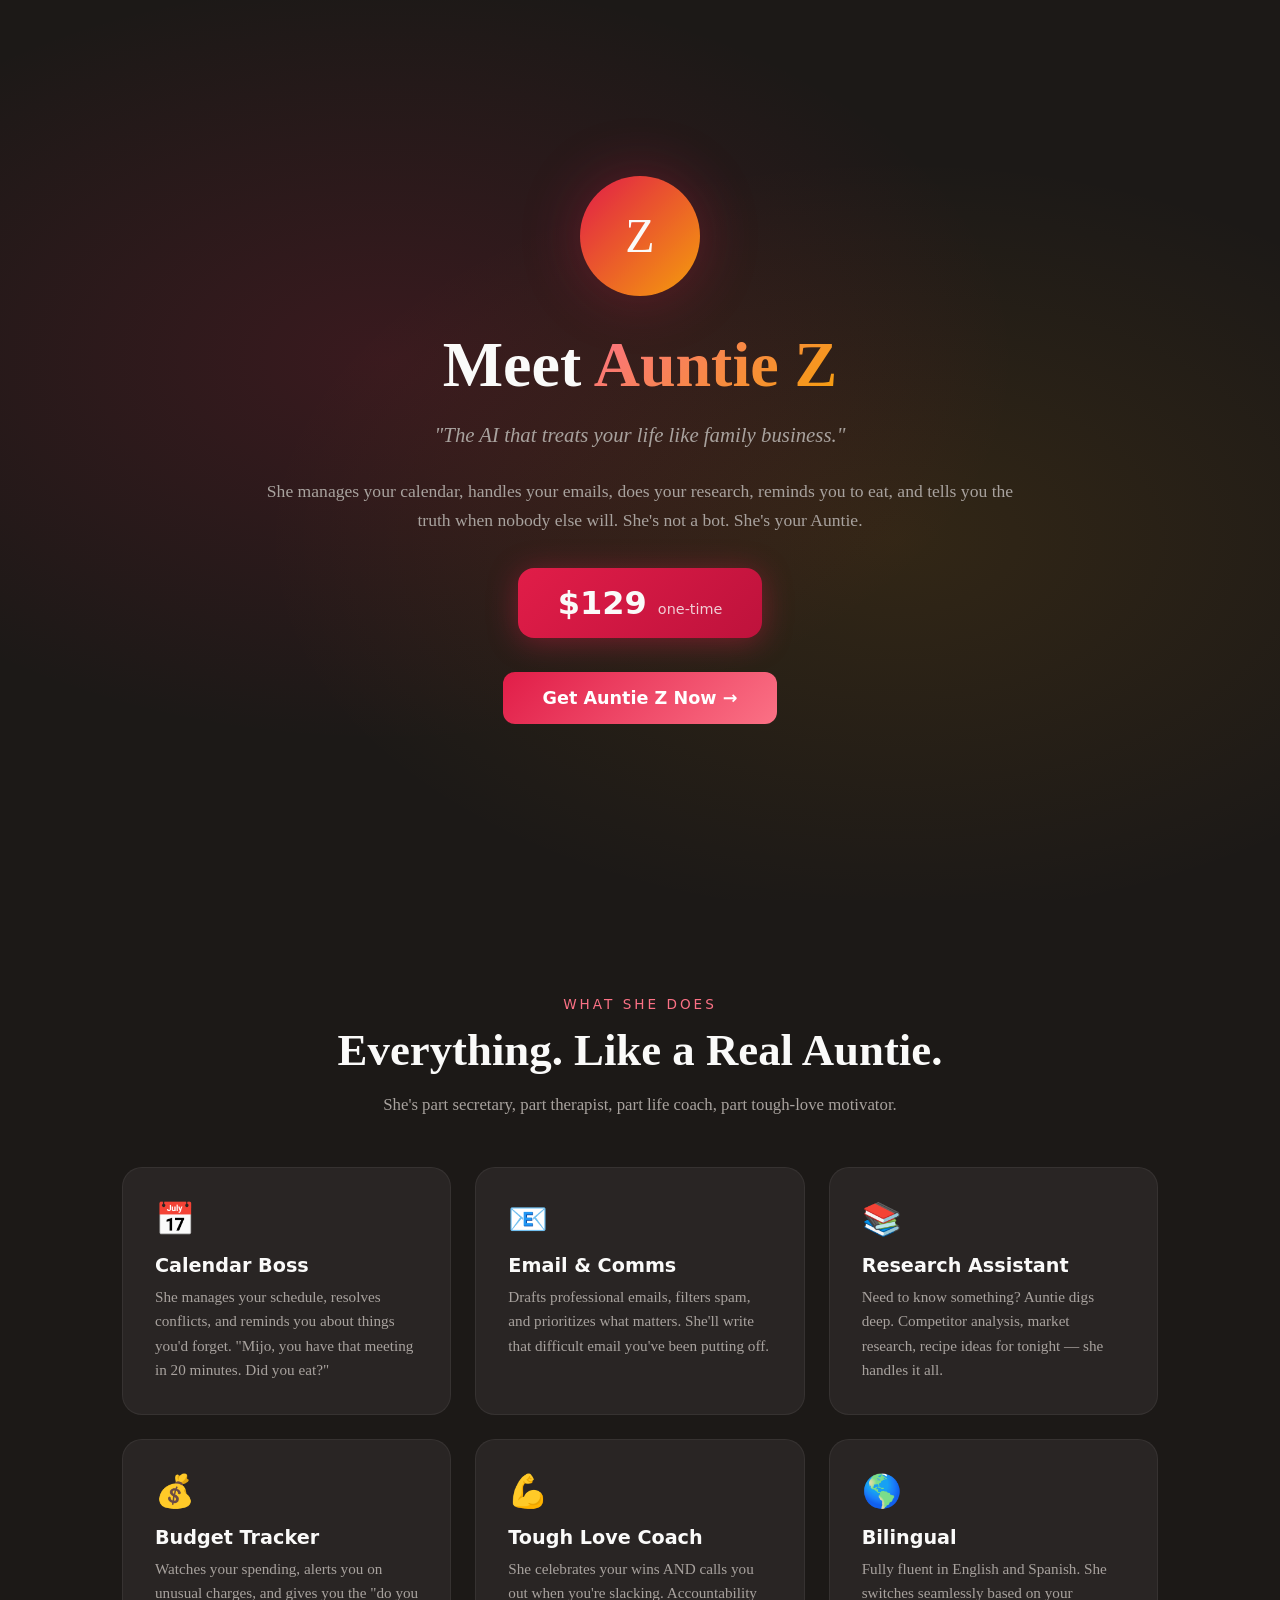
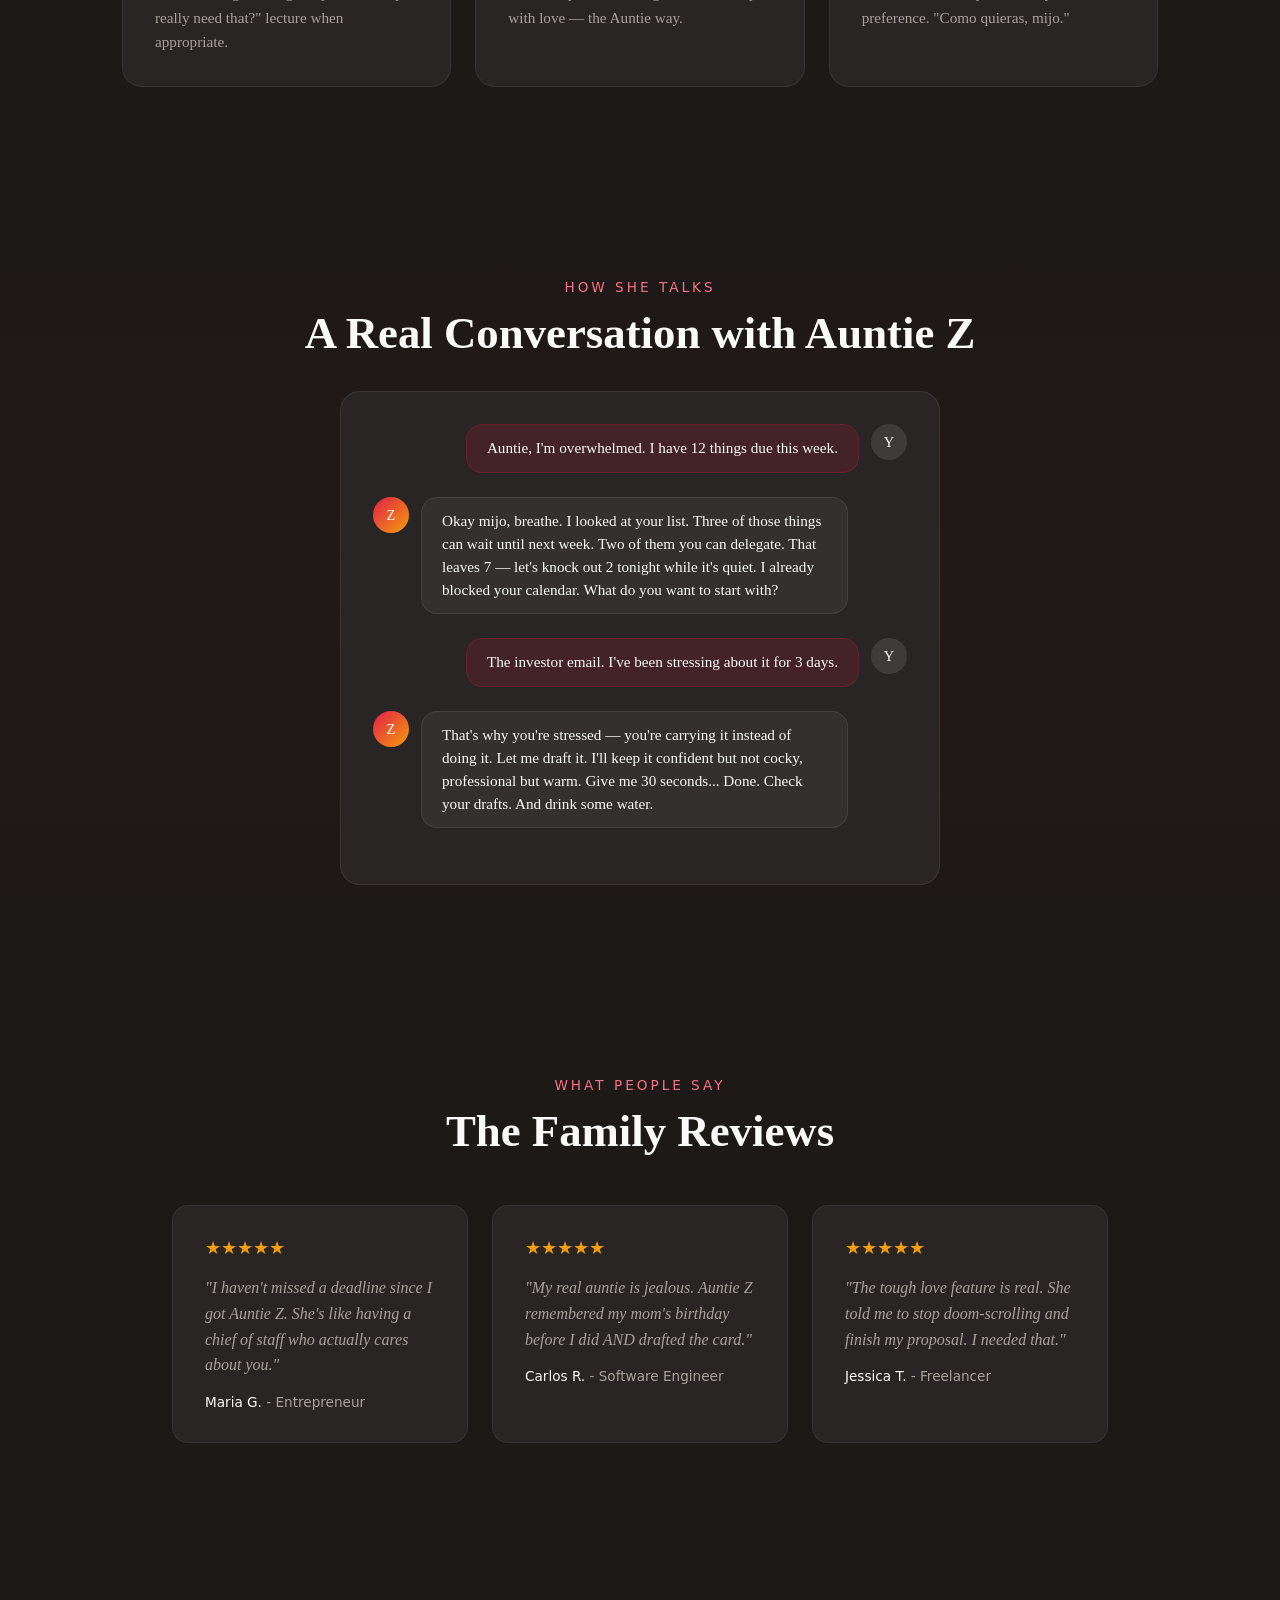
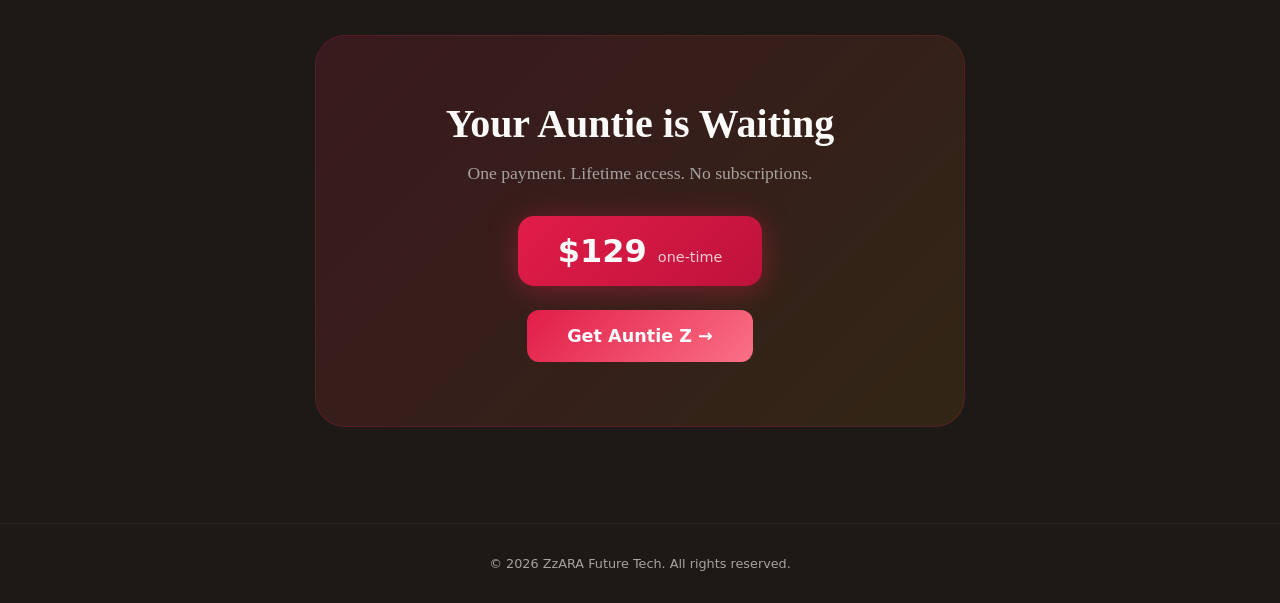
<file: landing-pages/auntie-z/index.html>
<!DOCTYPE html>
<html lang="en">
<head>
    <meta charset="UTF-8">
    <meta name="viewport" content="width=device-width, initial-scale=1.0">
    <title>Auntie Z - Your Personal AI Assistant | $129</title>
    <meta name="description" content="Meet Auntie Z: your warm, wise AI assistant who handles your life like family. Calendar, tasks, research, communication - all for $129.">
    <style>
        * { margin: 0; padding: 0; box-sizing: border-box; }
        :root {
            --primary: #E11D48;
            --primary-light: #FB7185;
            --warm: #F59E0B;
            --cream: #FFF7ED;
            --dark: #1C1917;
            --dark-card: #292524;
            --text: #FAFAF9;
            --text-muted: #A8A29E;
        }
        body {
            font-family: 'Georgia', serif;
            background: var(--dark);
            color: var(--text);
        }

        /* HERO */
        .hero {
            min-height: 100vh;
            display: flex;
            align-items: center;
            justify-content: center;
            text-align: center;
            padding: 2rem;
            background:
                radial-gradient(ellipse at 30% 40%, rgba(225, 29, 72, 0.15) 0%, transparent 50%),
                radial-gradient(ellipse at 70% 60%, rgba(245, 158, 11, 0.1) 0%, transparent 50%);
        }
        .hero-content { max-width: 750px; }

        .auntie-avatar {
            width: 120px;
            height: 120px;
            border-radius: 50%;
            background: linear-gradient(135deg, var(--primary), var(--warm));
            margin: 0 auto 2rem;
            display: flex;
            align-items: center;
            justify-content: center;
            font-size: 3rem;
            box-shadow: 0 0 60px rgba(225, 29, 72, 0.3);
        }

        .hero h1 {
            font-size: clamp(2.5rem, 6vw, 4rem);
            font-weight: 700;
            margin-bottom: 1rem;
            line-height: 1.15;
        }
        .hero h1 span {
            background: linear-gradient(135deg, var(--primary-light), var(--warm));
            -webkit-background-clip: text;
            -webkit-text-fill-color: transparent;
            background-clip: text;
        }
        .hero .tagline {
            font-size: 1.3rem;
            color: var(--text-muted);
            font-style: italic;
            margin-bottom: 1.5rem;
        }
        .hero p {
            font-size: 1.1rem;
            color: var(--text-muted);
            line-height: 1.7;
            margin-bottom: 2rem;
        }

        .price-tag {
            display: inline-block;
            padding: 1rem 2.5rem;
            background: linear-gradient(135deg, var(--primary), #BE123C);
            border-radius: 16px;
            font-size: 2rem;
            font-weight: 700;
            font-family: system-ui, sans-serif;
            margin-bottom: 1rem;
            box-shadow: 0 4px 30px rgba(225, 29, 72, 0.4);
        }
        .price-tag small {
            font-size: 0.9rem;
            font-weight: 400;
            opacity: 0.8;
        }

        .btn {
            display: inline-flex;
            align-items: center;
            gap: 0.5rem;
            padding: 1rem 2.5rem;
            border-radius: 12px;
            font-size: 1.1rem;
            font-weight: 600;
            text-decoration: none;
            cursor: pointer;
            border: none;
            transition: all 0.3s;
            font-family: system-ui, sans-serif;
        }
        .btn-primary {
            background: linear-gradient(135deg, var(--primary), var(--primary-light));
            color: white;
        }
        .btn-primary:hover { transform: translateY(-2px); box-shadow: 0 8px 30px rgba(225, 29, 72, 0.4); }

        /* WHAT AUNTIE DOES */
        .what-she-does {
            padding: 6rem 2rem;
            max-width: 1100px;
            margin: 0 auto;
        }
        .section-label {
            color: var(--primary-light);
            font-size: 0.85rem;
            text-transform: uppercase;
            letter-spacing: 3px;
            text-align: center;
            margin-bottom: 0.75rem;
            font-family: system-ui, sans-serif;
        }
        .section-title {
            text-align: center;
            font-size: clamp(2rem, 4vw, 2.8rem);
            margin-bottom: 1rem;
        }
        .section-sub {
            text-align: center;
            color: var(--text-muted);
            max-width: 550px;
            margin: 0 auto 3rem;
            font-size: 1.05rem;
            line-height: 1.6;
        }
        .abilities-grid {
            display: grid;
            grid-template-columns: repeat(auto-fit, minmax(300px, 1fr));
            gap: 1.5rem;
        }
        .ability-card {
            background: var(--dark-card);
            border: 1px solid rgba(255,255,255,0.06);
            border-radius: 20px;
            padding: 2rem;
            transition: all 0.3s;
        }
        .ability-card:hover {
            transform: translateY(-4px);
            border-color: rgba(225, 29, 72, 0.3);
        }
        .ability-card .emoji {
            font-size: 2rem;
            margin-bottom: 1rem;
        }
        .ability-card h3 {
            font-size: 1.2rem;
            margin-bottom: 0.5rem;
            font-family: system-ui, sans-serif;
        }
        .ability-card p {
            color: var(--text-muted);
            line-height: 1.6;
            font-size: 0.95rem;
        }

        /* CONVERSATION DEMO */
        .convo-section {
            padding: 6rem 2rem;
            background: linear-gradient(180deg, transparent, rgba(225, 29, 72, 0.03), transparent);
        }
        .convo-box {
            max-width: 600px;
            margin: 0 auto;
            background: var(--dark-card);
            border: 1px solid rgba(255,255,255,0.08);
            border-radius: 20px;
            padding: 2rem;
        }
        .msg {
            margin-bottom: 1.5rem;
            display: flex;
            gap: 0.75rem;
        }
        .msg.user { justify-content: flex-end; }
        .msg-avatar {
            width: 36px;
            height: 36px;
            border-radius: 50%;
            display: flex;
            align-items: center;
            justify-content: center;
            font-size: 0.9rem;
            flex-shrink: 0;
        }
        .msg-avatar.auntie { background: linear-gradient(135deg, var(--primary), var(--warm)); }
        .msg-avatar.you { background: rgba(255,255,255,0.1); }
        .msg-bubble {
            padding: 0.75rem 1.25rem;
            border-radius: 16px;
            max-width: 80%;
            font-size: 0.95rem;
            line-height: 1.5;
        }
        .msg.user .msg-bubble {
            background: rgba(225, 29, 72, 0.15);
            border: 1px solid rgba(225, 29, 72, 0.2);
        }
        .msg:not(.user) .msg-bubble {
            background: rgba(255,255,255,0.05);
            border: 1px solid rgba(255,255,255,0.08);
        }

        /* TESTIMONIALS */
        .testimonials {
            padding: 6rem 2rem;
            max-width: 1000px;
            margin: 0 auto;
        }
        .testimonial-grid {
            display: grid;
            grid-template-columns: repeat(auto-fit, minmax(280px, 1fr));
            gap: 1.5rem;
        }
        .testimonial-card {
            background: var(--dark-card);
            border: 1px solid rgba(255,255,255,0.06);
            border-radius: 16px;
            padding: 2rem;
        }
        .testimonial-card .stars { color: var(--warm); margin-bottom: 1rem; font-size: 1.1rem; }
        .testimonial-card blockquote {
            color: var(--text-muted);
            line-height: 1.6;
            font-style: italic;
            margin-bottom: 1rem;
        }
        .testimonial-card .author { font-size: 0.85rem; font-family: system-ui, sans-serif; }
        .testimonial-card .author span { color: var(--text-muted); }

        /* CTA */
        .final-cta {
            padding: 6rem 2rem;
            text-align: center;
        }
        .cta-card {
            max-width: 650px;
            margin: 0 auto;
            padding: 4rem 2rem;
            background: linear-gradient(135deg, rgba(225, 29, 72, 0.15), rgba(245, 158, 11, 0.1));
            border: 1px solid rgba(225, 29, 72, 0.2);
            border-radius: 30px;
        }
        .cta-card h2 { font-size: 2.5rem; margin-bottom: 1rem; }
        .cta-card p { color: var(--text-muted); margin-bottom: 0.5rem; font-size: 1.1rem; }

        footer {
            padding: 2rem;
            text-align: center;
            border-top: 1px solid rgba(255,255,255,0.05);
        }
        footer p { color: var(--text-muted); font-size: 0.8rem; font-family: system-ui, sans-serif; }

        @media (max-width: 768px) {
            .abilities-grid { grid-template-columns: 1fr; }
        }
    </style>
</head>
<body>

    <section class="hero">
        <div class="hero-content">
            <div class="auntie-avatar">Z</div>
            <h1>Meet <span>Auntie Z</span></h1>
            <p class="tagline">"The AI that treats your life like family business."</p>
            <p>She manages your calendar, handles your emails, does your research, reminds you to eat, and tells you the truth when nobody else will. She's not a bot. She's your Auntie.</p>
            <div class="price-tag">$129 <small>one-time</small></div>
            <br><br>
            <a href="#" class="btn btn-primary">Get Auntie Z Now &rarr;</a>
        </div>
    </section>

    <section class="what-she-does">
        <p class="section-label">What She Does</p>
        <h2 class="section-title">Everything. Like a Real Auntie.</h2>
        <p class="section-sub">She's part secretary, part therapist, part life coach, part tough-love motivator.</p>

        <div class="abilities-grid">
            <div class="ability-card">
                <div class="emoji">&#128197;</div>
                <h3>Calendar Boss</h3>
                <p>She manages your schedule, resolves conflicts, and reminds you about things you'd forget. "Mijo, you have that meeting in 20 minutes. Did you eat?"</p>
            </div>
            <div class="ability-card">
                <div class="emoji">&#128231;</div>
                <h3>Email & Comms</h3>
                <p>Drafts professional emails, filters spam, and prioritizes what matters. She'll write that difficult email you've been putting off.</p>
            </div>
            <div class="ability-card">
                <div class="emoji">&#128218;</div>
                <h3>Research Assistant</h3>
                <p>Need to know something? Auntie digs deep. Competitor analysis, market research, recipe ideas for tonight — she handles it all.</p>
            </div>
            <div class="ability-card">
                <div class="emoji">&#128176;</div>
                <h3>Budget Tracker</h3>
                <p>Watches your spending, alerts you on unusual charges, and gives you the "do you really need that?" lecture when appropriate.</p>
            </div>
            <div class="ability-card">
                <div class="emoji">&#128170;</div>
                <h3>Tough Love Coach</h3>
                <p>She celebrates your wins AND calls you out when you're slacking. Accountability with love — the Auntie way.</p>
            </div>
            <div class="ability-card">
                <div class="emoji">&#127758;</div>
                <h3>Bilingual</h3>
                <p>Fully fluent in English and Spanish. She switches seamlessly based on your preference. "Como quieras, mijo."</p>
            </div>
        </div>
    </section>

    <section class="convo-section">
        <p class="section-label">How She Talks</p>
        <h2 class="section-title" style="text-align:center; margin-bottom:2rem;">A Real Conversation with Auntie Z</h2>

        <div class="convo-box">
            <div class="msg user">
                <div class="msg-bubble">Auntie, I'm overwhelmed. I have 12 things due this week.</div>
                <div class="msg-avatar you">Y</div>
            </div>
            <div class="msg">
                <div class="msg-avatar auntie">Z</div>
                <div class="msg-bubble">Okay mijo, breathe. I looked at your list. Three of those things can wait until next week. Two of them you can delegate. That leaves 7 — let's knock out 2 tonight while it's quiet. I already blocked your calendar. What do you want to start with?</div>
            </div>
            <div class="msg user">
                <div class="msg-bubble">The investor email. I've been stressing about it for 3 days.</div>
                <div class="msg-avatar you">Y</div>
            </div>
            <div class="msg">
                <div class="msg-avatar auntie">Z</div>
                <div class="msg-bubble">That's why you're stressed — you're carrying it instead of doing it. Let me draft it. I'll keep it confident but not cocky, professional but warm. Give me 30 seconds... Done. Check your drafts. And drink some water.</div>
            </div>
        </div>
    </section>

    <section class="testimonials">
        <p class="section-label">What People Say</p>
        <h2 class="section-title" style="text-align:center; margin-bottom:3rem;">The Family Reviews</h2>

        <div class="testimonial-grid">
            <div class="testimonial-card">
                <div class="stars">&#9733;&#9733;&#9733;&#9733;&#9733;</div>
                <blockquote>"I haven't missed a deadline since I got Auntie Z. She's like having a chief of staff who actually cares about you."</blockquote>
                <div class="author">Maria G. <span>- Entrepreneur</span></div>
            </div>
            <div class="testimonial-card">
                <div class="stars">&#9733;&#9733;&#9733;&#9733;&#9733;</div>
                <blockquote>"My real auntie is jealous. Auntie Z remembered my mom's birthday before I did AND drafted the card."</blockquote>
                <div class="author">Carlos R. <span>- Software Engineer</span></div>
            </div>
            <div class="testimonial-card">
                <div class="stars">&#9733;&#9733;&#9733;&#9733;&#9733;</div>
                <blockquote>"The tough love feature is real. She told me to stop doom-scrolling and finish my proposal. I needed that."</blockquote>
                <div class="author">Jessica T. <span>- Freelancer</span></div>
            </div>
        </div>
    </section>

    <section class="final-cta">
        <div class="cta-card">
            <h2>Your Auntie is Waiting</h2>
            <p>One payment. Lifetime access. No subscriptions.</p>
            <div class="price-tag" style="margin: 1.5rem 0;">$129 <small>one-time</small></div>
            <br>
            <a href="#" class="btn btn-primary">Get Auntie Z &rarr;</a>
        </div>
    </section>

    <footer>
        <p>&copy; 2026 ZzARA Future Tech. All rights reserved.</p>
    </footer>

</body>
</html>
</file>
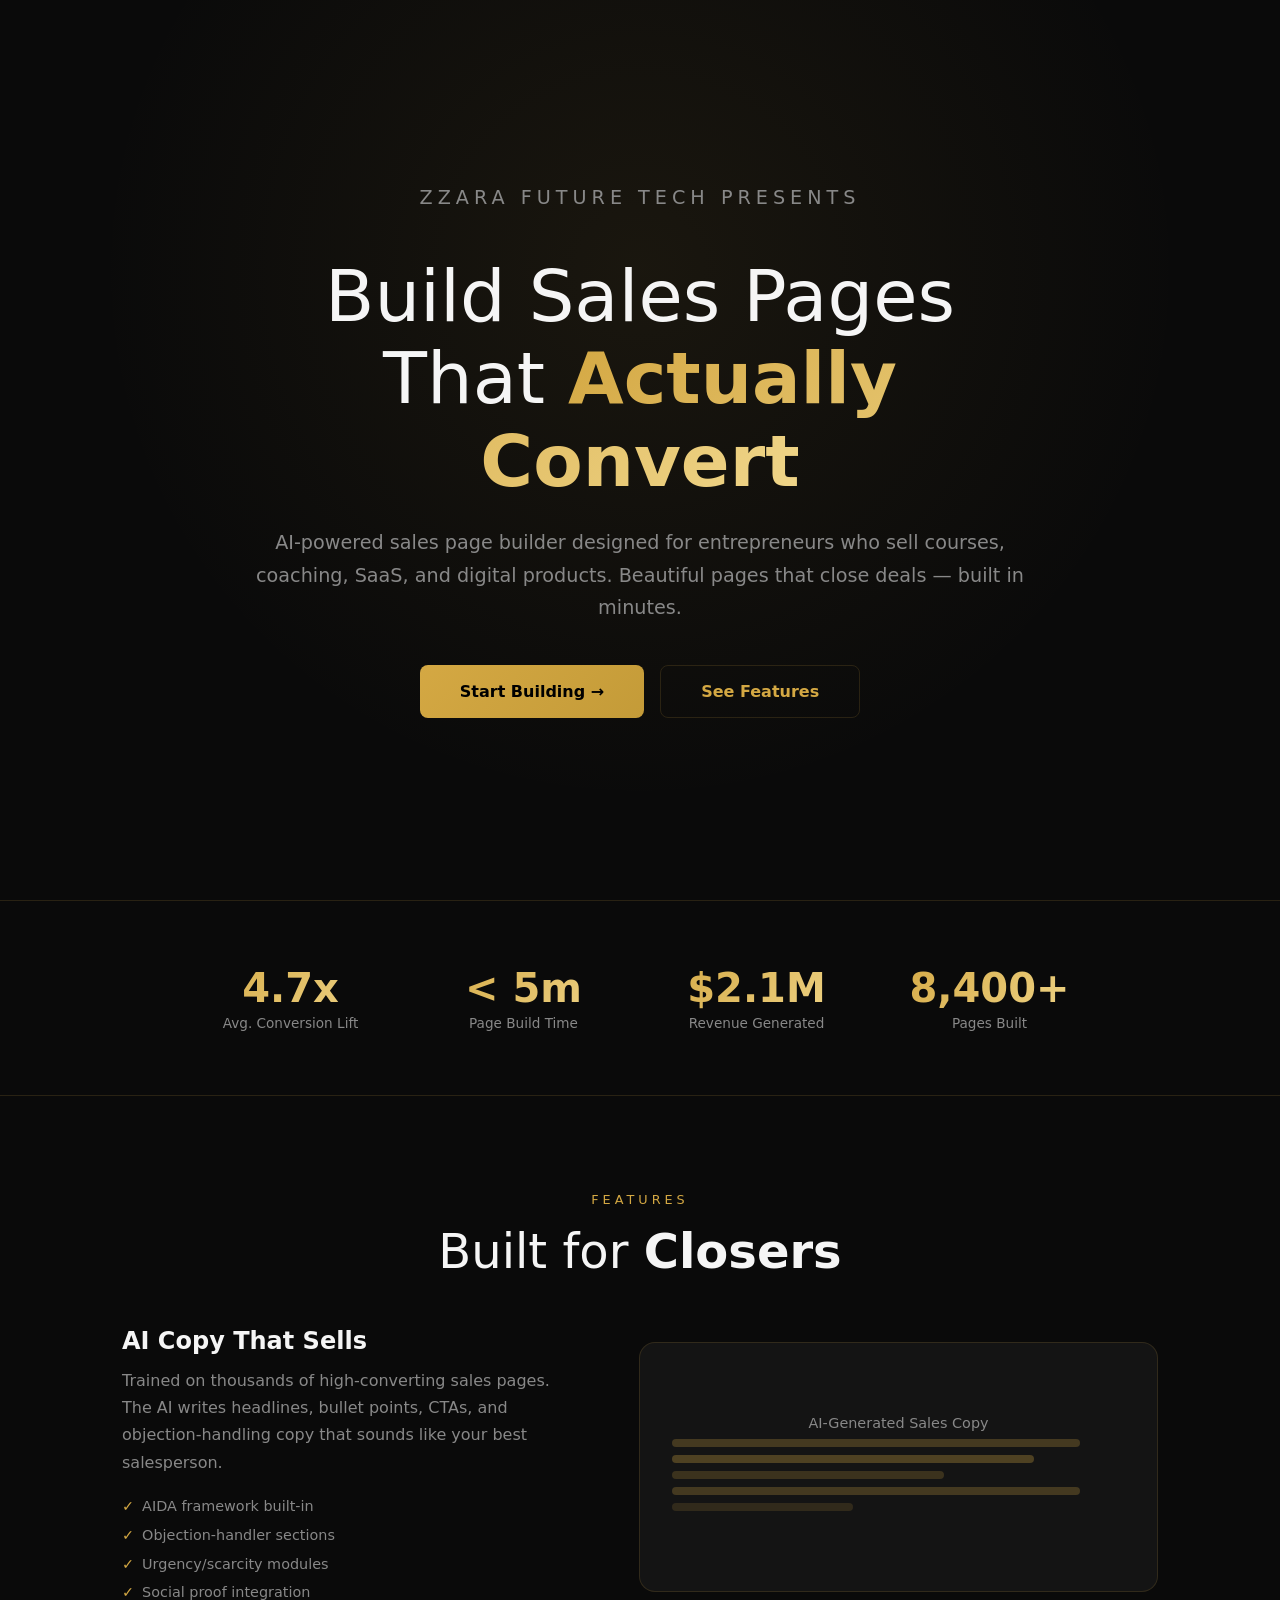
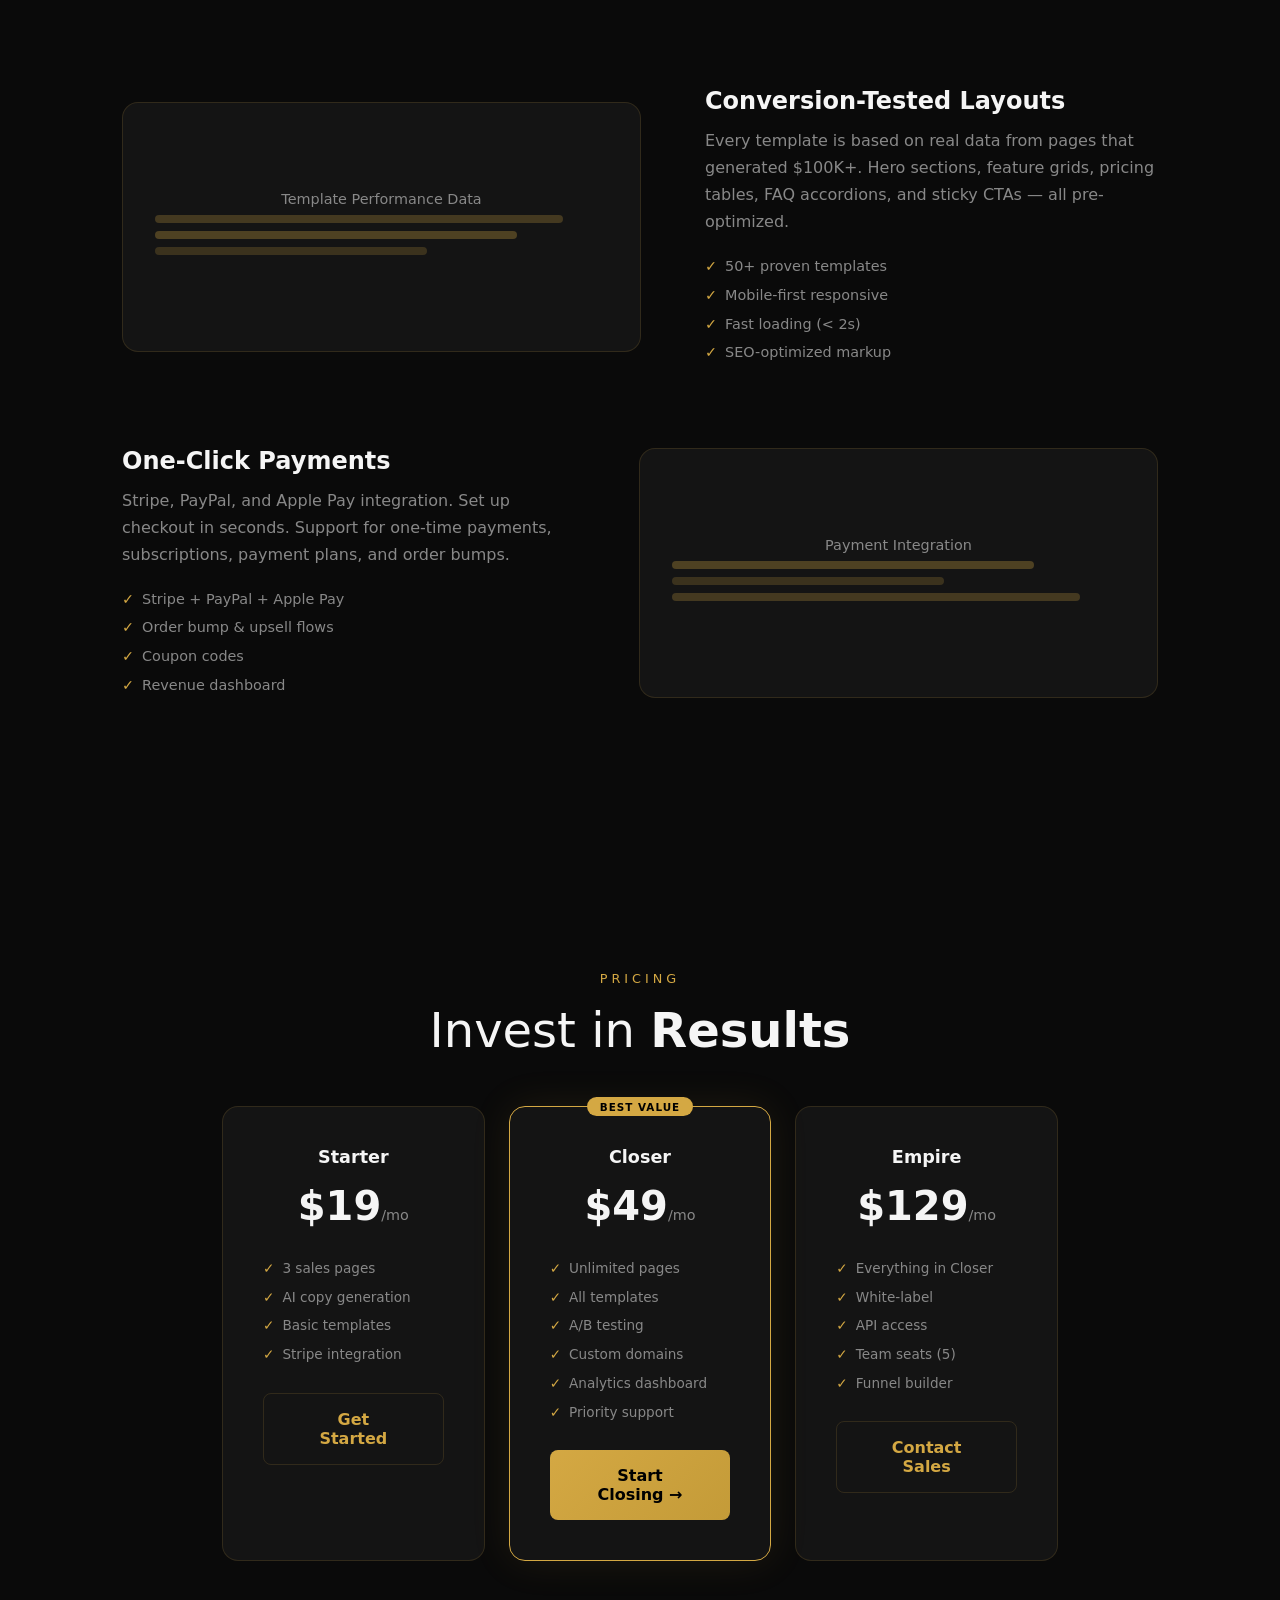
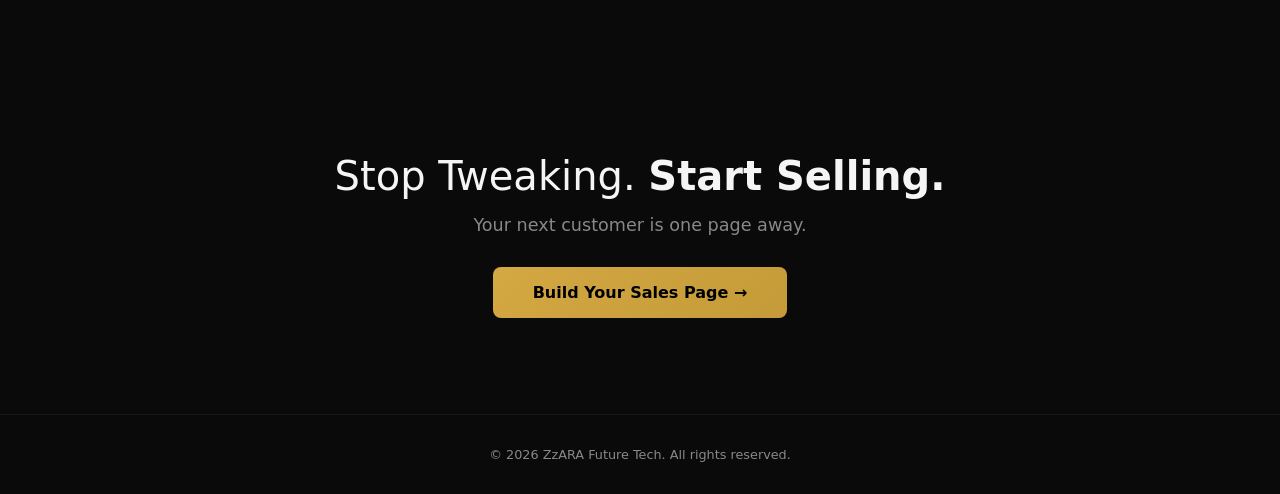
<file: landing-pages/dream-builder/index.html>
<!DOCTYPE html>
<html lang="en">
<head>
    <meta charset="UTF-8">
    <meta name="viewport" content="width=device-width, initial-scale=1.0">
    <title>Dream Builder - AI Sales Page Creator</title>
    <meta name="description" content="Build high-converting sales pages in minutes with AI. From product launch to empire.">
    <style>
        * { margin: 0; padding: 0; box-sizing: border-box; }
        :root {
            --gold: #D4A843;
            --gold-light: #F0D68A;
            --dark: #0A0A0A;
            --dark-card: #141414;
            --text: #F5F5F5;
            --text-muted: #888;
            --border: rgba(212, 168, 67, 0.15);
        }
        body {
            font-family: system-ui, -apple-system, sans-serif;
            background: var(--dark);
            color: var(--text);
        }

        .hero {
            min-height: 100vh;
            display: flex;
            align-items: center;
            justify-content: center;
            text-align: center;
            padding: 2rem;
            background:
                radial-gradient(ellipse at 50% 30%, rgba(212, 168, 67, 0.08) 0%, transparent 60%);
        }
        .hero-content { max-width: 800px; }
        .hero-eyebrow {
            font-size: 0.85rem;
            color: var(--gold);
            text-transform: uppercase;
            letter-spacing: 5px;
            margin-bottom: 1.5rem;
        }
        .hero h1 {
            font-size: clamp(2.5rem, 6vw, 4.5rem);
            font-weight: 300;
            line-height: 1.15;
            margin-bottom: 1.5rem;
        }
        .hero h1 strong {
            font-weight: 700;
            background: linear-gradient(135deg, var(--gold), var(--gold-light));
            -webkit-background-clip: text;
            -webkit-text-fill-color: transparent;
            background-clip: text;
        }
        .hero p {
            font-size: 1.2rem;
            color: var(--text-muted);
            line-height: 1.7;
            margin-bottom: 2.5rem;
        }
        .btn {
            display: inline-flex;
            align-items: center;
            gap: 0.5rem;
            padding: 1rem 2.5rem;
            border-radius: 8px;
            font-size: 1rem;
            font-weight: 600;
            text-decoration: none;
            border: none;
            cursor: pointer;
            transition: all 0.3s;
        }
        .btn-gold {
            background: linear-gradient(135deg, var(--gold), #C49B38);
            color: #000;
        }
        .btn-gold:hover { transform: translateY(-2px); box-shadow: 0 8px 30px rgba(212, 168, 67, 0.3); }
        .btn-outline {
            background: transparent;
            border: 1px solid var(--border);
            color: var(--gold);
        }
        .btn-outline:hover { background: rgba(212, 168, 67, 0.05); }
        .hero-buttons { display: flex; gap: 1rem; justify-content: center; flex-wrap: wrap; }

        .divider {
            width: 60px;
            height: 1px;
            background: var(--gold);
            margin: 0 auto;
        }

        /* FEATURES */
        .features {
            padding: 6rem 2rem;
            max-width: 1100px;
            margin: 0 auto;
        }
        .section-label {
            color: var(--gold);
            font-size: 0.8rem;
            letter-spacing: 4px;
            text-transform: uppercase;
            text-align: center;
            margin-bottom: 1rem;
        }
        .section-title {
            text-align: center;
            font-size: clamp(2rem, 4vw, 3rem);
            font-weight: 300;
            margin-bottom: 3rem;
        }
        .section-title strong { font-weight: 700; }

        .feature-row {
            display: flex;
            gap: 4rem;
            align-items: center;
            margin-bottom: 5rem;
        }
        .feature-row:nth-child(even) { flex-direction: row-reverse; }
        .feature-text { flex: 1; }
        .feature-visual {
            flex: 1;
            background: var(--dark-card);
            border: 1px solid var(--border);
            border-radius: 16px;
            padding: 2rem;
            min-height: 250px;
            display: flex;
            align-items: center;
            justify-content: center;
        }
        .feature-text h3 {
            font-size: 1.5rem;
            font-weight: 600;
            margin-bottom: 0.75rem;
        }
        .feature-text p {
            color: var(--text-muted);
            line-height: 1.7;
            margin-bottom: 1rem;
        }
        .feature-list {
            list-style: none;
        }
        .feature-list li {
            padding: 0.4rem 0;
            color: var(--text-muted);
            font-size: 0.9rem;
        }
        .feature-list li::before {
            content: '\2713';
            color: var(--gold);
            margin-right: 0.5rem;
        }

        .visual-mockup {
            width: 100%;
            text-align: center;
            color: var(--text-muted);
            font-size: 0.9rem;
        }
        .visual-mockup .mock-bar {
            height: 8px;
            border-radius: 4px;
            margin: 0.5rem 0;
        }
        .visual-mockup .mock-bar.w80 { width: 80%; background: rgba(212,168,67,0.3); }
        .visual-mockup .mock-bar.w60 { width: 60%; background: rgba(212,168,67,0.2); }
        .visual-mockup .mock-bar.w90 { width: 90%; background: rgba(212,168,67,0.25); }
        .visual-mockup .mock-bar.w40 { width: 40%; background: rgba(212,168,67,0.15); }

        /* RESULTS */
        .results {
            padding: 4rem 2rem;
            border-top: 1px solid var(--border);
            border-bottom: 1px solid var(--border);
        }
        .results-grid {
            max-width: 900px;
            margin: 0 auto;
            display: grid;
            grid-template-columns: repeat(4, 1fr);
            gap: 2rem;
            text-align: center;
        }
        .result h3 {
            font-size: 2.5rem;
            font-weight: 700;
            background: linear-gradient(135deg, var(--gold), var(--gold-light));
            -webkit-background-clip: text;
            -webkit-text-fill-color: transparent;
            background-clip: text;
        }
        .result p { color: var(--text-muted); font-size: 0.85rem; margin-top: 0.25rem; }

        /* PRICING */
        .pricing {
            padding: 6rem 2rem;
            max-width: 900px;
            margin: 0 auto;
        }
        .pricing-grid {
            display: grid;
            grid-template-columns: repeat(auto-fit, minmax(250px, 1fr));
            gap: 1.5rem;
        }
        .pricing-card {
            background: var(--dark-card);
            border: 1px solid var(--border);
            border-radius: 16px;
            padding: 2.5rem;
            text-align: center;
        }
        .pricing-card.featured {
            border-color: var(--gold);
            box-shadow: 0 0 40px rgba(212, 168, 67, 0.1);
            position: relative;
        }
        .pricing-card.featured::after {
            content: 'BEST VALUE';
            position: absolute;
            top: -10px;
            left: 50%;
            transform: translateX(-50%);
            padding: 0.2rem 0.8rem;
            background: var(--gold);
            color: #000;
            font-size: 0.65rem;
            font-weight: 700;
            border-radius: 50px;
            letter-spacing: 1px;
        }
        .pricing-card h3 { font-size: 1.1rem; margin-bottom: 0.5rem; }
        .pricing-card .price {
            font-size: 2.5rem;
            font-weight: 700;
            margin: 1rem 0;
        }
        .pricing-card .price span { font-size: 0.9rem; color: var(--text-muted); font-weight: 400; }
        .pricing-card ul {
            list-style: none;
            text-align: left;
            margin: 1.5rem 0;
        }
        .pricing-card ul li {
            padding: 0.4rem 0;
            color: var(--text-muted);
            font-size: 0.85rem;
        }
        .pricing-card ul li::before {
            content: '\2713';
            color: var(--gold);
            margin-right: 0.5rem;
        }

        /* CTA */
        .final-cta {
            padding: 6rem 2rem;
            text-align: center;
        }
        .final-cta h2 {
            font-size: 2.5rem;
            font-weight: 300;
            margin-bottom: 1rem;
        }
        .final-cta h2 strong { font-weight: 700; }
        .final-cta p { color: var(--text-muted); margin-bottom: 2rem; font-size: 1.1rem; }

        footer {
            padding: 2rem;
            text-align: center;
            border-top: 1px solid rgba(255,255,255,0.05);
        }
        footer p { color: var(--text-muted); font-size: 0.8rem; }

        @media (max-width: 768px) {
            .feature-row, .feature-row:nth-child(even) { flex-direction: column; }
            .results-grid { grid-template-columns: repeat(2, 1fr); }
            .hero-buttons { flex-direction: column; align-items: center; }
        }
    </style>
</head>
<body>

    <section class="hero">
        <div class="hero-content">
            <p class="hero-eyebrow">ZzARA Future Tech Presents</p>
            <h1>Build Sales Pages That <strong>Actually Convert</strong></h1>
            <p>AI-powered sales page builder designed for entrepreneurs who sell courses, coaching, SaaS, and digital products. Beautiful pages that close deals — built in minutes.</p>
            <div class="hero-buttons">
                <a href="#pricing" class="btn btn-gold">Start Building &rarr;</a>
                <a href="#features" class="btn btn-outline">See Features</a>
            </div>
        </div>
    </section>

    <section class="results">
        <div class="results-grid">
            <div class="result">
                <h3>4.7x</h3>
                <p>Avg. Conversion Lift</p>
            </div>
            <div class="result">
                <h3>< 5m</h3>
                <p>Page Build Time</p>
            </div>
            <div class="result">
                <h3>$2.1M</h3>
                <p>Revenue Generated</p>
            </div>
            <div class="result">
                <h3>8,400+</h3>
                <p>Pages Built</p>
            </div>
        </div>
    </section>

    <section class="features" id="features">
        <p class="section-label">Features</p>
        <h2 class="section-title">Built for <strong>Closers</strong></h2>

        <div class="feature-row">
            <div class="feature-text">
                <h3>AI Copy That Sells</h3>
                <p>Trained on thousands of high-converting sales pages. The AI writes headlines, bullet points, CTAs, and objection-handling copy that sounds like your best salesperson.</p>
                <ul class="feature-list">
                    <li>AIDA framework built-in</li>
                    <li>Objection-handler sections</li>
                    <li>Urgency/scarcity modules</li>
                    <li>Social proof integration</li>
                </ul>
            </div>
            <div class="feature-visual">
                <div class="visual-mockup">
                    <p>AI-Generated Sales Copy</p>
                    <div class="mock-bar w90"></div>
                    <div class="mock-bar w80"></div>
                    <div class="mock-bar w60"></div>
                    <div class="mock-bar w90"></div>
                    <div class="mock-bar w40"></div>
                </div>
            </div>
        </div>

        <div class="feature-row">
            <div class="feature-text">
                <h3>Conversion-Tested Layouts</h3>
                <p>Every template is based on real data from pages that generated $100K+. Hero sections, feature grids, pricing tables, FAQ accordions, and sticky CTAs — all pre-optimized.</p>
                <ul class="feature-list">
                    <li>50+ proven templates</li>
                    <li>Mobile-first responsive</li>
                    <li>Fast loading (< 2s)</li>
                    <li>SEO-optimized markup</li>
                </ul>
            </div>
            <div class="feature-visual">
                <div class="visual-mockup">
                    <p>Template Performance Data</p>
                    <div class="mock-bar w90"></div>
                    <div class="mock-bar w80"></div>
                    <div class="mock-bar w60"></div>
                </div>
            </div>
        </div>

        <div class="feature-row">
            <div class="feature-text">
                <h3>One-Click Payments</h3>
                <p>Stripe, PayPal, and Apple Pay integration. Set up checkout in seconds. Support for one-time payments, subscriptions, payment plans, and order bumps.</p>
                <ul class="feature-list">
                    <li>Stripe + PayPal + Apple Pay</li>
                    <li>Order bump & upsell flows</li>
                    <li>Coupon codes</li>
                    <li>Revenue dashboard</li>
                </ul>
            </div>
            <div class="feature-visual">
                <div class="visual-mockup">
                    <p>Payment Integration</p>
                    <div class="mock-bar w80"></div>
                    <div class="mock-bar w60"></div>
                    <div class="mock-bar w90"></div>
                </div>
            </div>
        </div>
    </section>

    <section class="pricing" id="pricing">
        <p class="section-label">Pricing</p>
        <h2 class="section-title">Invest in <strong>Results</strong></h2>

        <div class="pricing-grid">
            <div class="pricing-card">
                <h3>Starter</h3>
                <div class="price">$19<span>/mo</span></div>
                <ul>
                    <li>3 sales pages</li>
                    <li>AI copy generation</li>
                    <li>Basic templates</li>
                    <li>Stripe integration</li>
                </ul>
                <a href="#" class="btn btn-outline" style="width:100%;justify-content:center;">Get Started</a>
            </div>
            <div class="pricing-card featured">
                <h3>Closer</h3>
                <div class="price">$49<span>/mo</span></div>
                <ul>
                    <li>Unlimited pages</li>
                    <li>All templates</li>
                    <li>A/B testing</li>
                    <li>Custom domains</li>
                    <li>Analytics dashboard</li>
                    <li>Priority support</li>
                </ul>
                <a href="#" class="btn btn-gold" style="width:100%;justify-content:center;">Start Closing &rarr;</a>
            </div>
            <div class="pricing-card">
                <h3>Empire</h3>
                <div class="price">$129<span>/mo</span></div>
                <ul>
                    <li>Everything in Closer</li>
                    <li>White-label</li>
                    <li>API access</li>
                    <li>Team seats (5)</li>
                    <li>Funnel builder</li>
                </ul>
                <a href="#" class="btn btn-outline" style="width:100%;justify-content:center;">Contact Sales</a>
            </div>
        </div>
    </section>

    <section class="final-cta">
        <h2>Stop Tweaking. <strong>Start Selling.</strong></h2>
        <p>Your next customer is one page away.</p>
        <a href="#" class="btn btn-gold">Build Your Sales Page &rarr;</a>
    </section>

    <footer>
        <p>&copy; 2026 ZzARA Future Tech. All rights reserved.</p>
    </footer>

</body>
</html>
</file>
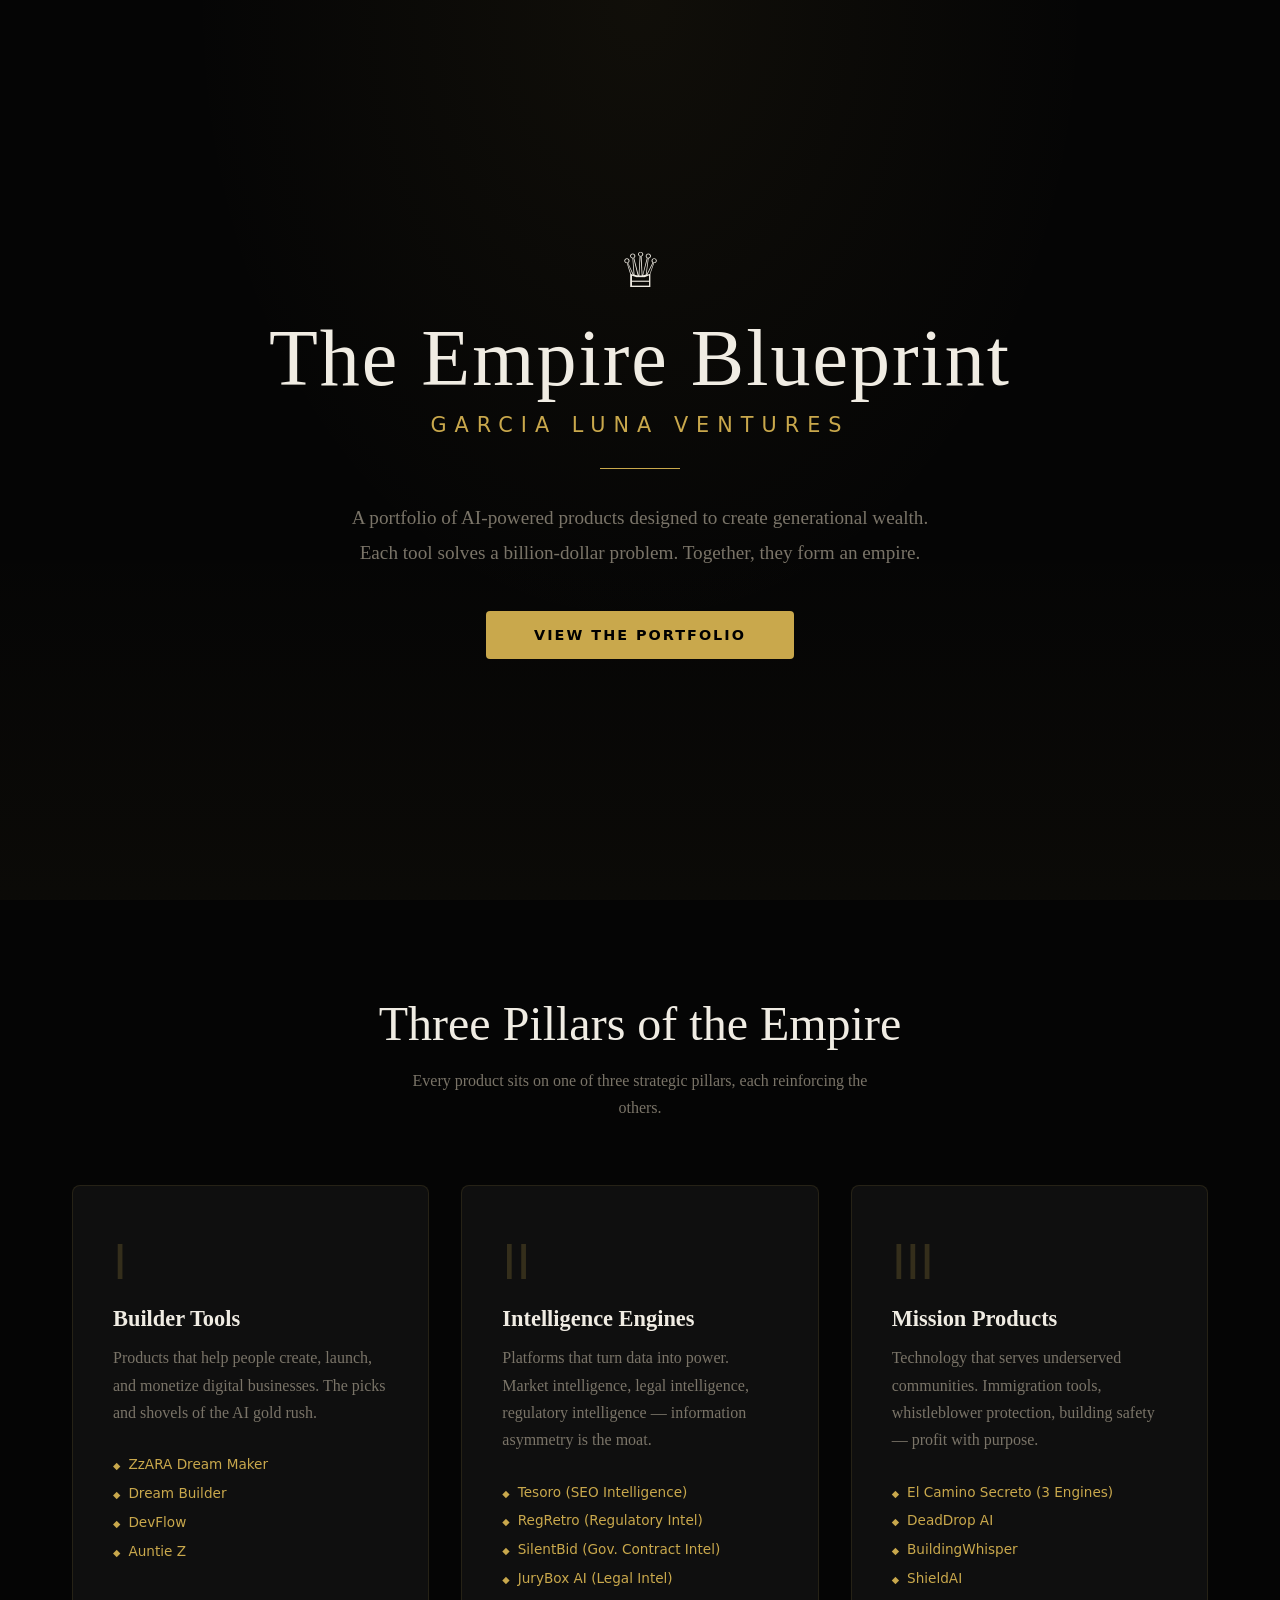
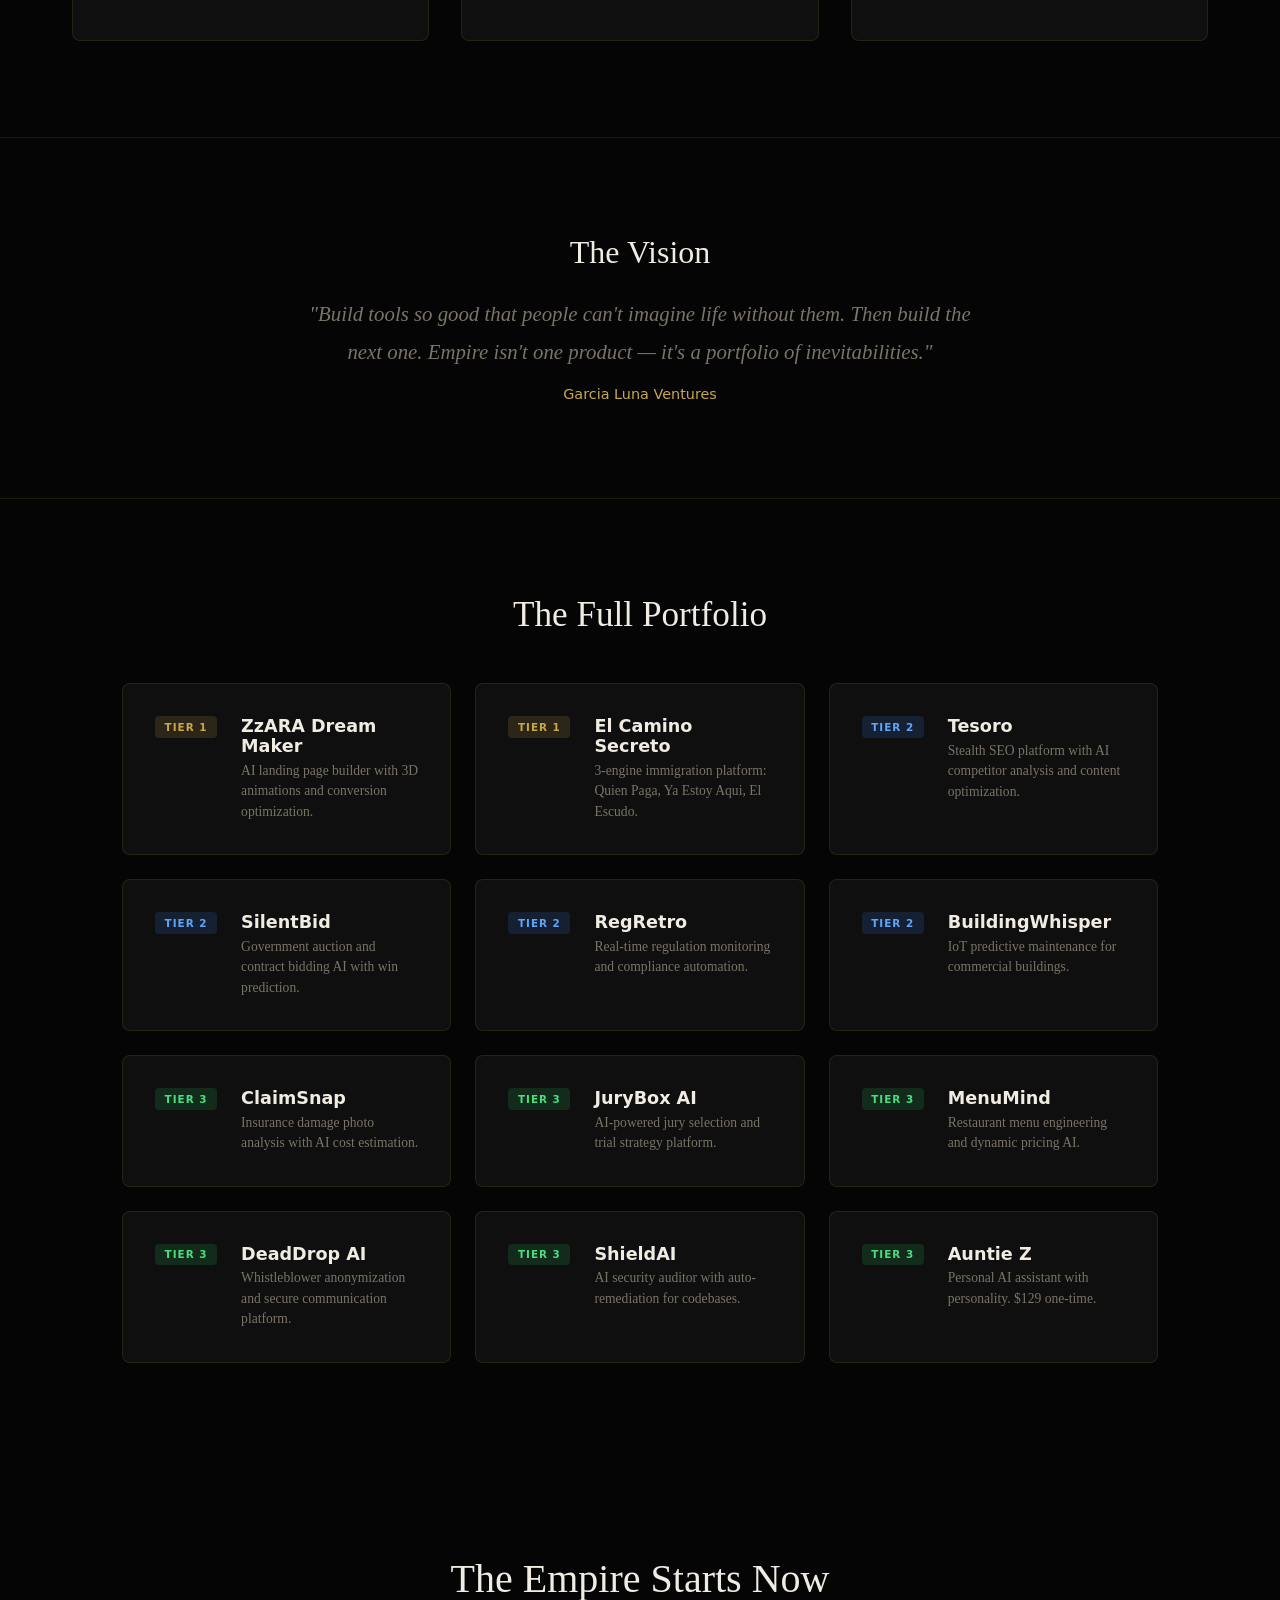
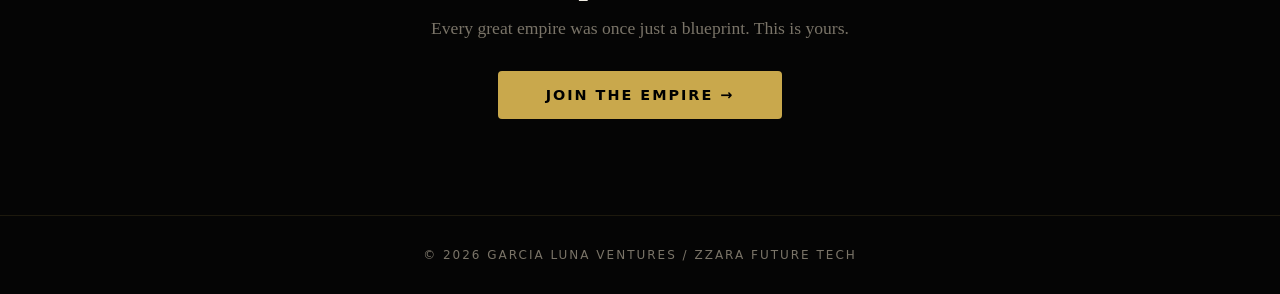
<file: landing-pages/garcia-luna-empire/index.html>
<!DOCTYPE html>
<html lang="en">
<head>
    <meta charset="UTF-8">
    <meta name="viewport" content="width=device-width, initial-scale=1.0">
    <title>Garcia Luna Empire - The Blueprint</title>
    <meta name="description" content="The Garcia Luna Empire Blueprint. AI-powered tools for building generational wealth through technology.">
    <style>
        * { margin: 0; padding: 0; box-sizing: border-box; }
        :root {
            --gold: #C9A84C;
            --gold-bright: #E8C547;
            --dark: #050505;
            --dark-card: #0F0F0F;
            --text: #F0ECE3;
            --text-muted: #7A7468;
            --border: rgba(201, 168, 76, 0.12);
        }
        body {
            font-family: 'Georgia', 'Times New Roman', serif;
            background: var(--dark);
            color: var(--text);
        }

        /* HERO */
        .hero {
            min-height: 100vh;
            display: flex;
            align-items: center;
            justify-content: center;
            text-align: center;
            padding: 2rem;
            position: relative;
            overflow: hidden;
        }
        .hero::before {
            content: '';
            position: absolute;
            inset: 0;
            background:
                radial-gradient(ellipse at 50% 0%, rgba(201, 168, 76, 0.06) 0%, transparent 50%),
                linear-gradient(180deg, transparent 60%, rgba(201, 168, 76, 0.03) 100%);
        }
        .hero-content {
            position: relative;
            max-width: 850px;
        }
        .crown {
            font-size: 3rem;
            margin-bottom: 1rem;
            display: block;
        }
        .hero h1 {
            font-size: clamp(2.5rem, 7vw, 5rem);
            font-weight: 400;
            line-height: 1.1;
            margin-bottom: 0.5rem;
            letter-spacing: 2px;
        }
        .hero h1 span {
            display: block;
            font-size: clamp(1rem, 2.5vw, 1.3rem);
            color: var(--gold);
            text-transform: uppercase;
            letter-spacing: 8px;
            margin-top: 0.75rem;
            font-family: system-ui, sans-serif;
        }
        .hero-line {
            width: 80px;
            height: 1px;
            background: var(--gold);
            margin: 2rem auto;
        }
        .hero p {
            font-size: 1.2rem;
            color: var(--text-muted);
            line-height: 1.8;
            margin-bottom: 2.5rem;
            max-width: 600px;
            margin-left: auto;
            margin-right: auto;
        }
        .btn {
            display: inline-flex;
            align-items: center;
            gap: 0.5rem;
            padding: 1rem 3rem;
            border-radius: 4px;
            font-size: 0.9rem;
            font-weight: 600;
            text-decoration: none;
            border: none;
            cursor: pointer;
            transition: all 0.3s;
            letter-spacing: 2px;
            text-transform: uppercase;
            font-family: system-ui, sans-serif;
        }
        .btn-gold {
            background: var(--gold);
            color: #000;
        }
        .btn-gold:hover { background: var(--gold-bright); transform: translateY(-2px); }
        .btn-ghost {
            background: transparent;
            color: var(--gold);
            border: 1px solid var(--border);
        }

        /* EMPIRE PILLARS */
        .pillars {
            padding: 6rem 2rem;
            max-width: 1200px;
            margin: 0 auto;
        }
        .pillars-header {
            text-align: center;
            margin-bottom: 4rem;
        }
        .pillars-header h2 {
            font-size: clamp(2rem, 4vw, 3rem);
            font-weight: 400;
            margin-bottom: 1rem;
        }
        .pillars-header p {
            color: var(--text-muted);
            max-width: 500px;
            margin: 0 auto;
            line-height: 1.7;
        }
        .pillars-grid {
            display: grid;
            grid-template-columns: repeat(auto-fit, minmax(340px, 1fr));
            gap: 2rem;
        }
        .pillar-card {
            background: var(--dark-card);
            border: 1px solid var(--border);
            border-radius: 8px;
            padding: 3rem 2.5rem;
            position: relative;
            overflow: hidden;
            transition: all 0.4s;
        }
        .pillar-card::before {
            content: '';
            position: absolute;
            top: 0; left: 0; right: 0;
            height: 2px;
            background: linear-gradient(90deg, transparent, var(--gold), transparent);
            opacity: 0;
            transition: opacity 0.3s;
        }
        .pillar-card:hover::before { opacity: 1; }
        .pillar-card:hover { border-color: rgba(201, 168, 76, 0.3); }
        .pillar-number {
            font-size: 3rem;
            font-weight: 300;
            color: rgba(201, 168, 76, 0.2);
            margin-bottom: 1rem;
            font-family: system-ui, sans-serif;
        }
        .pillar-card h3 {
            font-size: 1.4rem;
            margin-bottom: 0.75rem;
        }
        .pillar-card p {
            color: var(--text-muted);
            line-height: 1.7;
            margin-bottom: 1.5rem;
        }
        .pillar-products {
            list-style: none;
        }
        .pillar-products li {
            padding: 0.4rem 0;
            font-size: 0.85rem;
            color: var(--gold);
            font-family: system-ui, sans-serif;
        }
        .pillar-products li::before {
            content: '\25C6';
            margin-right: 0.5rem;
            font-size: 0.6rem;
        }

        /* VISION */
        .vision {
            padding: 6rem 2rem;
            text-align: center;
            border-top: 1px solid var(--border);
            border-bottom: 1px solid var(--border);
        }
        .vision-content { max-width: 700px; margin: 0 auto; }
        .vision h2 {
            font-size: 2rem;
            font-weight: 400;
            margin-bottom: 1.5rem;
        }
        .vision blockquote {
            font-size: 1.3rem;
            font-style: italic;
            line-height: 1.8;
            color: var(--text-muted);
            margin-bottom: 1rem;
        }
        .vision .attribution {
            color: var(--gold);
            font-size: 0.9rem;
            font-family: system-ui, sans-serif;
        }

        /* PORTFOLIO */
        .portfolio {
            padding: 6rem 2rem;
            max-width: 1100px;
            margin: 0 auto;
        }
        .portfolio-header {
            text-align: center;
            margin-bottom: 3rem;
        }
        .portfolio-header h2 { font-size: 2.2rem; font-weight: 400; }
        .product-list {
            display: grid;
            grid-template-columns: repeat(auto-fit, minmax(300px, 1fr));
            gap: 1.5rem;
        }
        .product-item {
            background: var(--dark-card);
            border: 1px solid var(--border);
            border-radius: 8px;
            padding: 2rem;
            display: flex;
            gap: 1.5rem;
            align-items: flex-start;
            transition: all 0.3s;
        }
        .product-item:hover { border-color: rgba(201, 168, 76, 0.3); }
        .product-tier {
            padding: 0.3rem 0.6rem;
            border-radius: 4px;
            font-size: 0.65rem;
            font-weight: 700;
            text-transform: uppercase;
            letter-spacing: 1px;
            white-space: nowrap;
            font-family: system-ui, sans-serif;
        }
        .tier-1 { background: rgba(201, 168, 76, 0.15); color: var(--gold); }
        .tier-2 { background: rgba(59, 130, 246, 0.15); color: #60A5FA; }
        .tier-3 { background: rgba(34, 197, 94, 0.15); color: #4ADE80; }
        .product-info h4 { font-size: 1.1rem; margin-bottom: 0.3rem; font-family: system-ui, sans-serif; }
        .product-info p { color: var(--text-muted); font-size: 0.85rem; line-height: 1.5; }

        /* CTA */
        .cta {
            padding: 6rem 2rem;
            text-align: center;
        }
        .cta h2 {
            font-size: 2.5rem;
            font-weight: 400;
            margin-bottom: 1rem;
        }
        .cta p {
            color: var(--text-muted);
            font-size: 1.1rem;
            margin-bottom: 2rem;
        }

        footer {
            padding: 2rem;
            text-align: center;
            border-top: 1px solid var(--border);
        }
        footer p {
            color: var(--text-muted);
            font-size: 0.75rem;
            letter-spacing: 2px;
            font-family: system-ui, sans-serif;
        }

        @media (max-width: 768px) {
            .pillars-grid { grid-template-columns: 1fr; }
            .product-item { flex-direction: column; }
        }
    </style>
</head>
<body>

    <section class="hero">
        <div class="hero-content">
            <span class="crown">&#9813;</span>
            <h1>
                The Empire Blueprint
                <span>Garcia Luna Ventures</span>
            </h1>
            <div class="hero-line"></div>
            <p>A portfolio of AI-powered products designed to create generational wealth. Each tool solves a billion-dollar problem. Together, they form an empire.</p>
            <a href="#portfolio" class="btn btn-gold">View the Portfolio</a>
        </div>
    </section>

    <section class="pillars">
        <div class="pillars-header">
            <h2>Three Pillars of the Empire</h2>
            <p>Every product sits on one of three strategic pillars, each reinforcing the others.</p>
        </div>

        <div class="pillars-grid">
            <div class="pillar-card">
                <div class="pillar-number">I</div>
                <h3>Builder Tools</h3>
                <p>Products that help people create, launch, and monetize digital businesses. The picks and shovels of the AI gold rush.</p>
                <ul class="pillar-products">
                    <li>ZzARA Dream Maker</li>
                    <li>Dream Builder</li>
                    <li>DevFlow</li>
                    <li>Auntie Z</li>
                </ul>
            </div>
            <div class="pillar-card">
                <div class="pillar-number">II</div>
                <h3>Intelligence Engines</h3>
                <p>Platforms that turn data into power. Market intelligence, legal intelligence, regulatory intelligence — information asymmetry is the moat.</p>
                <ul class="pillar-products">
                    <li>Tesoro (SEO Intelligence)</li>
                    <li>RegRetro (Regulatory Intel)</li>
                    <li>SilentBid (Gov. Contract Intel)</li>
                    <li>JuryBox AI (Legal Intel)</li>
                </ul>
            </div>
            <div class="pillar-card">
                <div class="pillar-number">III</div>
                <h3>Mission Products</h3>
                <p>Technology that serves underserved communities. Immigration tools, whistleblower protection, building safety — profit with purpose.</p>
                <ul class="pillar-products">
                    <li>El Camino Secreto (3 Engines)</li>
                    <li>DeadDrop AI</li>
                    <li>BuildingWhisper</li>
                    <li>ShieldAI</li>
                </ul>
            </div>
        </div>
    </section>

    <section class="vision">
        <div class="vision-content">
            <h2>The Vision</h2>
            <blockquote>"Build tools so good that people can't imagine life without them. Then build the next one. Empire isn't one product — it's a portfolio of inevitabilities."</blockquote>
            <p class="attribution">Garcia Luna Ventures</p>
        </div>
    </section>

    <section class="portfolio" id="portfolio">
        <div class="portfolio-header">
            <h2>The Full Portfolio</h2>
        </div>

        <div class="product-list">
            <div class="product-item">
                <span class="product-tier tier-1">Tier 1</span>
                <div class="product-info">
                    <h4>ZzARA Dream Maker</h4>
                    <p>AI landing page builder with 3D animations and conversion optimization.</p>
                </div>
            </div>
            <div class="product-item">
                <span class="product-tier tier-1">Tier 1</span>
                <div class="product-info">
                    <h4>El Camino Secreto</h4>
                    <p>3-engine immigration platform: Quien Paga, Ya Estoy Aqui, El Escudo.</p>
                </div>
            </div>
            <div class="product-item">
                <span class="product-tier tier-2">Tier 2</span>
                <div class="product-info">
                    <h4>Tesoro</h4>
                    <p>Stealth SEO platform with AI competitor analysis and content optimization.</p>
                </div>
            </div>
            <div class="product-item">
                <span class="product-tier tier-2">Tier 2</span>
                <div class="product-info">
                    <h4>SilentBid</h4>
                    <p>Government auction and contract bidding AI with win prediction.</p>
                </div>
            </div>
            <div class="product-item">
                <span class="product-tier tier-2">Tier 2</span>
                <div class="product-info">
                    <h4>RegRetro</h4>
                    <p>Real-time regulation monitoring and compliance automation.</p>
                </div>
            </div>
            <div class="product-item">
                <span class="product-tier tier-2">Tier 2</span>
                <div class="product-info">
                    <h4>BuildingWhisper</h4>
                    <p>IoT predictive maintenance for commercial buildings.</p>
                </div>
            </div>
            <div class="product-item">
                <span class="product-tier tier-3">Tier 3</span>
                <div class="product-info">
                    <h4>ClaimSnap</h4>
                    <p>Insurance damage photo analysis with AI cost estimation.</p>
                </div>
            </div>
            <div class="product-item">
                <span class="product-tier tier-3">Tier 3</span>
                <div class="product-info">
                    <h4>JuryBox AI</h4>
                    <p>AI-powered jury selection and trial strategy platform.</p>
                </div>
            </div>
            <div class="product-item">
                <span class="product-tier tier-3">Tier 3</span>
                <div class="product-info">
                    <h4>MenuMind</h4>
                    <p>Restaurant menu engineering and dynamic pricing AI.</p>
                </div>
            </div>
            <div class="product-item">
                <span class="product-tier tier-3">Tier 3</span>
                <div class="product-info">
                    <h4>DeadDrop AI</h4>
                    <p>Whistleblower anonymization and secure communication platform.</p>
                </div>
            </div>
            <div class="product-item">
                <span class="product-tier tier-3">Tier 3</span>
                <div class="product-info">
                    <h4>ShieldAI</h4>
                    <p>AI security auditor with auto-remediation for codebases.</p>
                </div>
            </div>
            <div class="product-item">
                <span class="product-tier tier-3">Tier 3</span>
                <div class="product-info">
                    <h4>Auntie Z</h4>
                    <p>Personal AI assistant with personality. $129 one-time.</p>
                </div>
            </div>
        </div>
    </section>

    <section class="cta">
        <h2>The Empire Starts Now</h2>
        <p>Every great empire was once just a blueprint. This is yours.</p>
        <a href="#" class="btn btn-gold">Join the Empire &rarr;</a>
    </section>

    <footer>
        <p>&copy; 2026 GARCIA LUNA VENTURES / ZZARA FUTURE TECH</p>
    </footer>

</body>
</html>
</file>
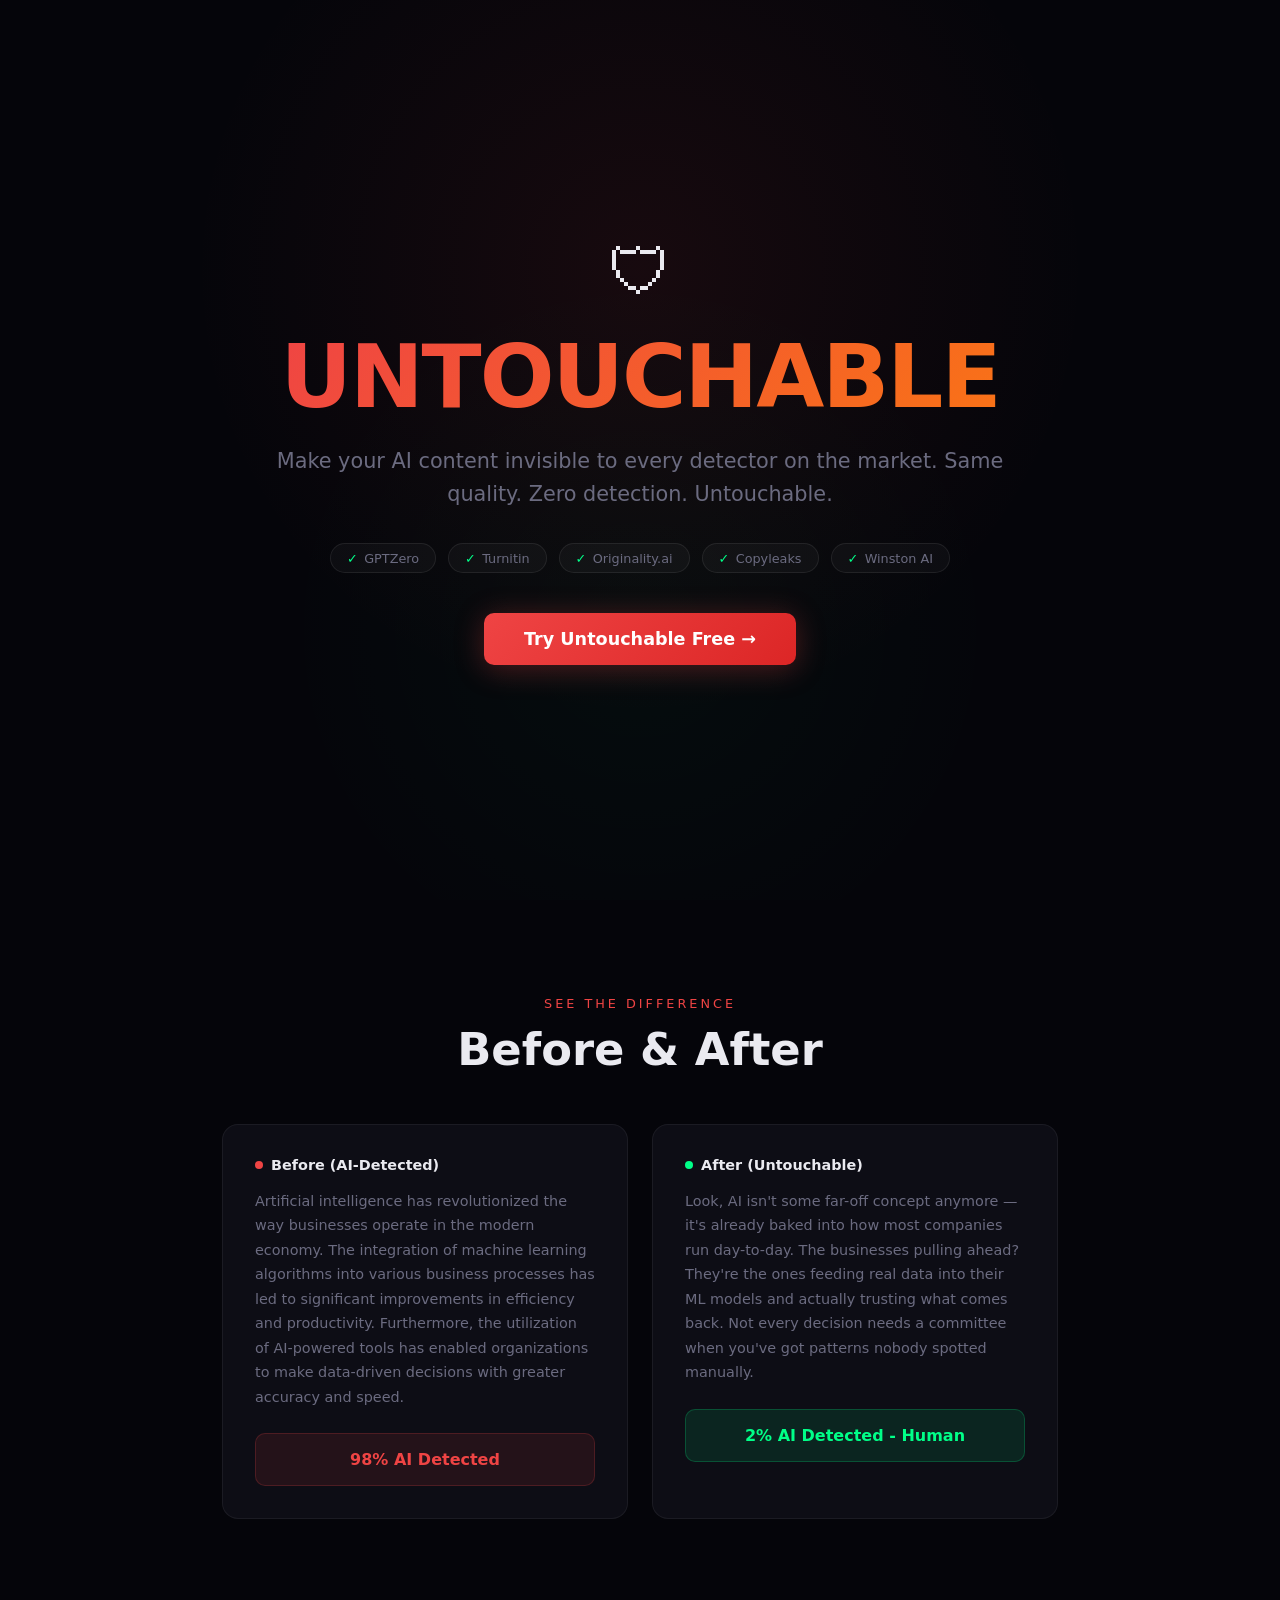
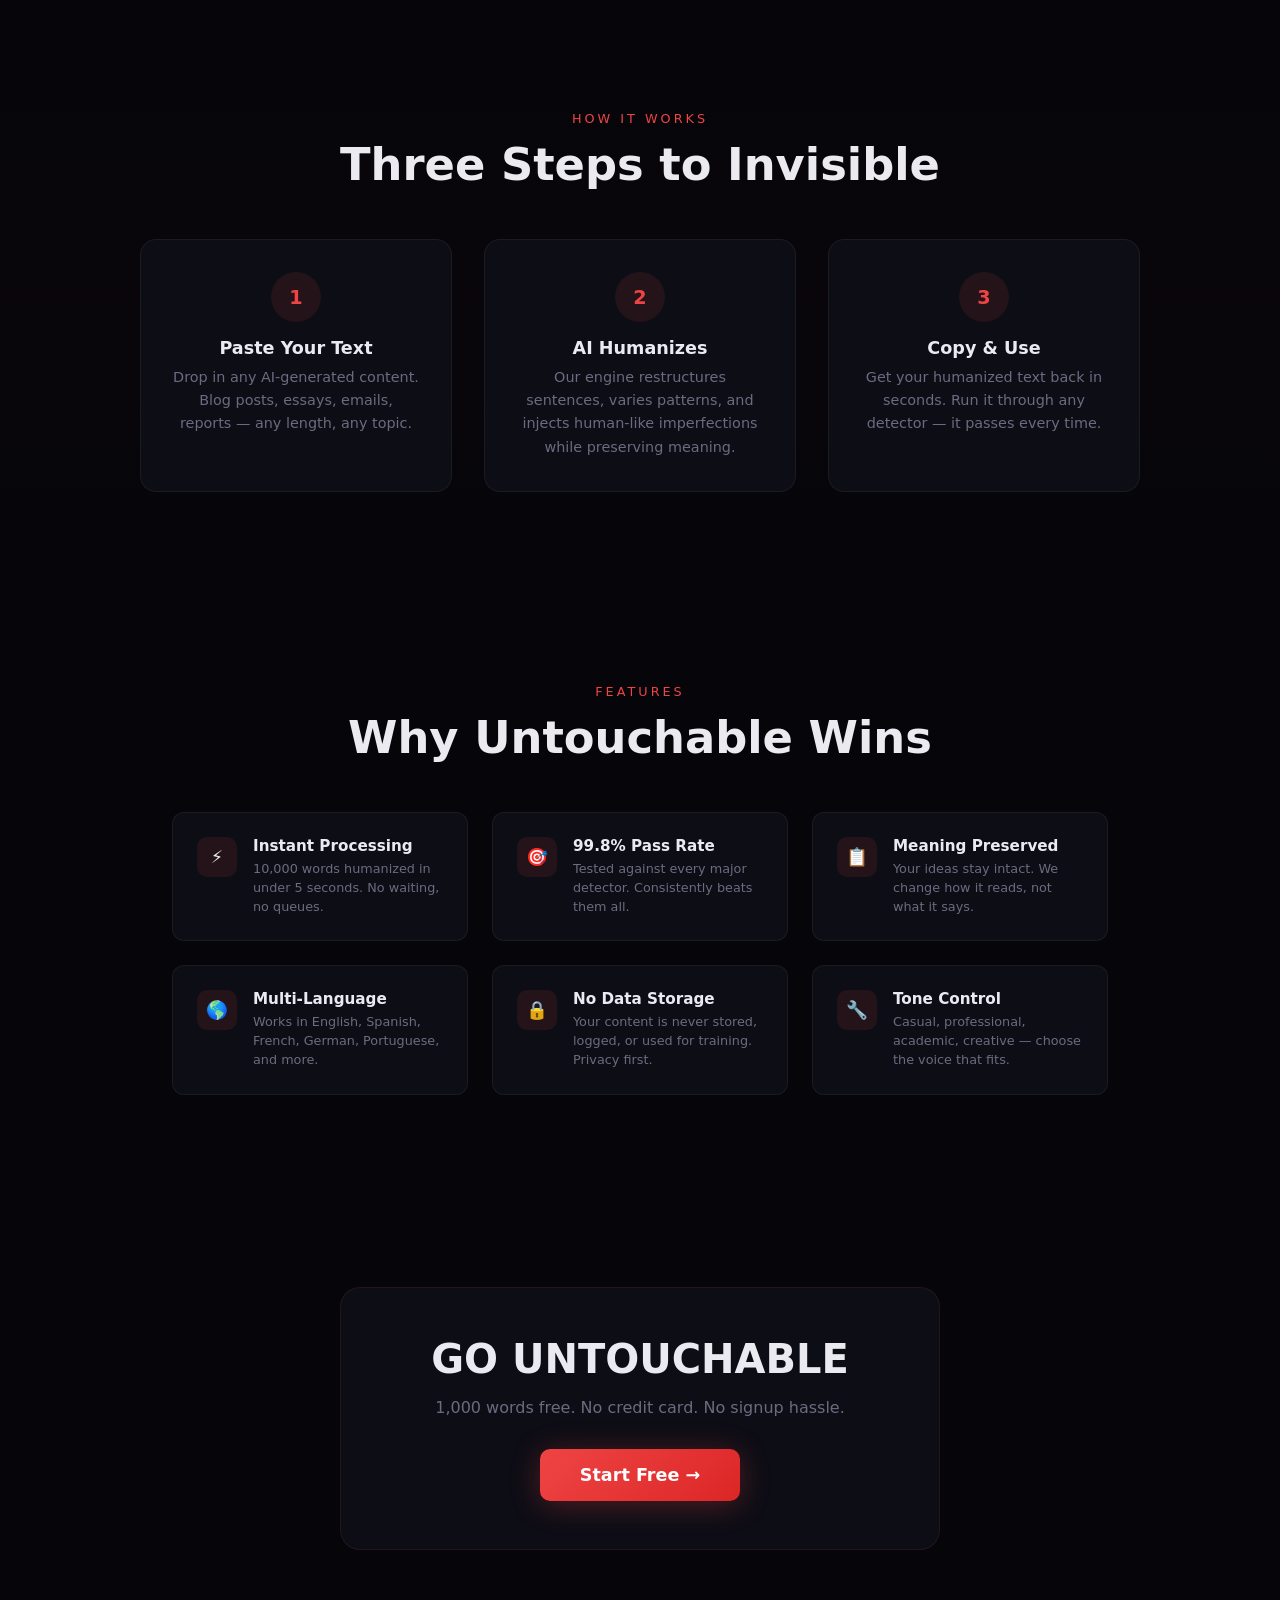
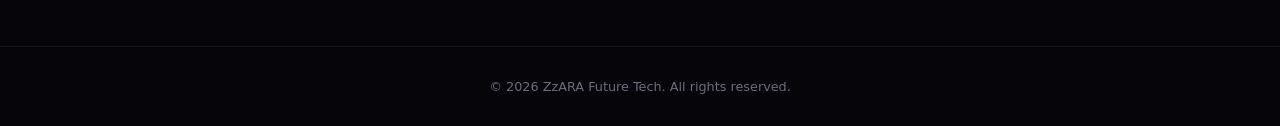
<file: landing-pages/untouchable-ai-detection/index.html>
<!DOCTYPE html>
<html lang="en">
<head>
    <meta charset="UTF-8">
    <meta name="viewport" content="width=device-width, initial-scale=1.0">
    <title>Untouchable - AI Content Detection Bypass</title>
    <meta name="description" content="Make your AI-generated content undetectable. Bypass GPTZero, Turnitin, Originality.ai, and every detector. Untouchable.">
    <style>
        * { margin: 0; padding: 0; box-sizing: border-box; }
        :root {
            --primary: #EF4444;
            --primary-dark: #DC2626;
            --neon: #00FF88;
            --dark: #05050A;
            --dark-card: #0D0D15;
            --text: #EAEAF0;
            --text-muted: #6B6B80;
            --border: rgba(239, 68, 68, 0.12);
        }
        body {
            font-family: system-ui, -apple-system, sans-serif;
            background: var(--dark);
            color: var(--text);
        }

        .hero {
            min-height: 100vh;
            display: flex;
            align-items: center;
            justify-content: center;
            text-align: center;
            padding: 2rem;
            position: relative;
        }
        .hero::before {
            content: '';
            position: absolute;
            inset: 0;
            background:
                radial-gradient(circle at 50% 30%, rgba(239, 68, 68, 0.08) 0%, transparent 50%),
                radial-gradient(circle at 50% 70%, rgba(0, 255, 136, 0.03) 0%, transparent 40%);
        }
        .hero-content { position: relative; max-width: 800px; }
        .shield-icon {
            font-size: 4rem;
            margin-bottom: 1.5rem;
            display: block;
        }
        .hero h1 {
            font-size: clamp(3rem, 8vw, 5.5rem);
            font-weight: 900;
            line-height: 1;
            margin-bottom: 1.5rem;
            text-transform: uppercase;
            letter-spacing: -2px;
        }
        .hero h1 .red {
            background: linear-gradient(135deg, var(--primary), #F97316);
            -webkit-background-clip: text;
            -webkit-text-fill-color: transparent;
            background-clip: text;
        }
        .hero .subtitle {
            font-size: 1.3rem;
            color: var(--text-muted);
            margin-bottom: 2rem;
            line-height: 1.6;
        }

        .detector-badges {
            display: flex;
            gap: 0.75rem;
            justify-content: center;
            flex-wrap: wrap;
            margin-bottom: 2.5rem;
        }
        .detector-badge {
            padding: 0.4rem 1rem;
            background: rgba(255,255,255,0.03);
            border: 1px solid rgba(255,255,255,0.08);
            border-radius: 50px;
            font-size: 0.8rem;
            color: var(--text-muted);
            display: flex;
            align-items: center;
            gap: 0.4rem;
        }
        .detector-badge .x {
            color: var(--neon);
            font-weight: 700;
        }

        .btn {
            display: inline-flex;
            align-items: center;
            gap: 0.5rem;
            padding: 1rem 2.5rem;
            border-radius: 10px;
            font-size: 1.1rem;
            font-weight: 700;
            text-decoration: none;
            border: none;
            cursor: pointer;
            transition: all 0.3s;
        }
        .btn-red {
            background: linear-gradient(135deg, var(--primary), var(--primary-dark));
            color: white;
            box-shadow: 0 4px 30px rgba(239, 68, 68, 0.3);
        }
        .btn-red:hover { transform: translateY(-2px); box-shadow: 0 8px 40px rgba(239, 68, 68, 0.5); }

        /* DEMO */
        .demo {
            padding: 6rem 2rem;
            max-width: 900px;
            margin: 0 auto;
        }
        .section-label {
            text-align: center;
            color: var(--primary);
            font-size: 0.8rem;
            text-transform: uppercase;
            letter-spacing: 3px;
            margin-bottom: 0.75rem;
        }
        .section-title {
            text-align: center;
            font-size: clamp(2rem, 4vw, 2.8rem);
            font-weight: 800;
            margin-bottom: 3rem;
        }
        .demo-compare {
            display: grid;
            grid-template-columns: 1fr 1fr;
            gap: 1.5rem;
        }
        .demo-box {
            background: var(--dark-card);
            border: 1px solid rgba(255,255,255,0.06);
            border-radius: 16px;
            padding: 2rem;
        }
        .demo-box h3 {
            font-size: 0.9rem;
            margin-bottom: 1rem;
            display: flex;
            align-items: center;
            gap: 0.5rem;
        }
        .demo-box.before h3 .dot { width: 8px; height: 8px; border-radius: 50%; background: var(--primary); }
        .demo-box.after h3 .dot { width: 8px; height: 8px; border-radius: 50%; background: var(--neon); }
        .demo-text {
            font-size: 0.9rem;
            line-height: 1.7;
            color: var(--text-muted);
        }
        .demo-score {
            margin-top: 1.5rem;
            padding: 1rem;
            border-radius: 10px;
            text-align: center;
            font-weight: 700;
        }
        .score-bad {
            background: rgba(239, 68, 68, 0.1);
            border: 1px solid rgba(239, 68, 68, 0.2);
            color: var(--primary);
        }
        .score-good {
            background: rgba(0, 255, 136, 0.1);
            border: 1px solid rgba(0, 255, 136, 0.2);
            color: var(--neon);
        }

        /* HOW IT WORKS */
        .how-it-works {
            padding: 6rem 2rem;
            background: linear-gradient(180deg, transparent, rgba(239, 68, 68, 0.02), transparent);
        }
        .steps-grid {
            max-width: 1000px;
            margin: 0 auto;
            display: grid;
            grid-template-columns: repeat(3, 1fr);
            gap: 2rem;
        }
        .step-card {
            background: var(--dark-card);
            border: 1px solid rgba(255,255,255,0.06);
            border-radius: 16px;
            padding: 2rem;
            text-align: center;
            transition: all 0.3s;
        }
        .step-card:hover {
            border-color: var(--border);
            transform: translateY(-3px);
        }
        .step-num {
            width: 50px;
            height: 50px;
            border-radius: 50%;
            background: rgba(239, 68, 68, 0.1);
            display: flex;
            align-items: center;
            justify-content: center;
            margin: 0 auto 1rem;
            font-size: 1.2rem;
            font-weight: 800;
            color: var(--primary);
        }
        .step-card h3 { font-size: 1.1rem; margin-bottom: 0.5rem; }
        .step-card p { color: var(--text-muted); font-size: 0.9rem; line-height: 1.6; }

        /* FEATURES */
        .features {
            padding: 6rem 2rem;
            max-width: 1000px;
            margin: 0 auto;
        }
        .features-list {
            display: grid;
            grid-template-columns: repeat(auto-fit, minmax(280px, 1fr));
            gap: 1.5rem;
        }
        .feat-item {
            background: var(--dark-card);
            border: 1px solid rgba(255,255,255,0.06);
            border-radius: 12px;
            padding: 1.5rem;
            display: flex;
            gap: 1rem;
            align-items: flex-start;
        }
        .feat-icon {
            width: 40px;
            height: 40px;
            border-radius: 10px;
            background: rgba(239, 68, 68, 0.1);
            display: flex;
            align-items: center;
            justify-content: center;
            flex-shrink: 0;
            font-size: 1.1rem;
        }
        .feat-item h4 { font-size: 0.95rem; margin-bottom: 0.25rem; }
        .feat-item p { color: var(--text-muted); font-size: 0.8rem; line-height: 1.5; }

        /* CTA */
        .cta {
            padding: 6rem 2rem;
            text-align: center;
        }
        .cta-box {
            max-width: 600px;
            margin: 0 auto;
            padding: 3rem;
            background: var(--dark-card);
            border: 1px solid var(--border);
            border-radius: 20px;
        }
        .cta-box h2 {
            font-size: 2.5rem;
            font-weight: 900;
            text-transform: uppercase;
            margin-bottom: 1rem;
        }
        .cta-box p { color: var(--text-muted); margin-bottom: 2rem; }

        footer {
            padding: 2rem;
            text-align: center;
            border-top: 1px solid rgba(255,255,255,0.05);
        }
        footer p { color: var(--text-muted); font-size: 0.8rem; }

        @media (max-width: 768px) {
            .demo-compare { grid-template-columns: 1fr; }
            .steps-grid { grid-template-columns: 1fr; }
        }
    </style>
</head>
<body>

    <section class="hero">
        <div class="hero-content">
            <span class="shield-icon">&#128737;</span>
            <h1><span class="red">Untouchable</span></h1>
            <p class="subtitle">Make your AI content invisible to every detector on the market. Same quality. Zero detection. Untouchable.</p>

            <div class="detector-badges">
                <div class="detector-badge"><span class="x">&#10003;</span> GPTZero</div>
                <div class="detector-badge"><span class="x">&#10003;</span> Turnitin</div>
                <div class="detector-badge"><span class="x">&#10003;</span> Originality.ai</div>
                <div class="detector-badge"><span class="x">&#10003;</span> Copyleaks</div>
                <div class="detector-badge"><span class="x">&#10003;</span> Winston AI</div>
            </div>

            <a href="#" class="btn btn-red">Try Untouchable Free &rarr;</a>
        </div>
    </section>

    <section class="demo">
        <p class="section-label">See the Difference</p>
        <h2 class="section-title">Before & After</h2>

        <div class="demo-compare">
            <div class="demo-box before">
                <h3><span class="dot"></span> Before (AI-Detected)</h3>
                <p class="demo-text">Artificial intelligence has revolutionized the way businesses operate in the modern economy. The integration of machine learning algorithms into various business processes has led to significant improvements in efficiency and productivity. Furthermore, the utilization of AI-powered tools has enabled organizations to make data-driven decisions with greater accuracy and speed.</p>
                <div class="demo-score score-bad">98% AI Detected</div>
            </div>
            <div class="demo-box after">
                <h3><span class="dot"></span> After (Untouchable)</h3>
                <p class="demo-text">Look, AI isn't some far-off concept anymore — it's already baked into how most companies run day-to-day. The businesses pulling ahead? They're the ones feeding real data into their ML models and actually trusting what comes back. Not every decision needs a committee when you've got patterns nobody spotted manually.</p>
                <div class="demo-score score-good">2% AI Detected - Human</div>
            </div>
        </div>
    </section>

    <section class="how-it-works">
        <p class="section-label">How It Works</p>
        <h2 class="section-title">Three Steps to Invisible</h2>

        <div class="steps-grid">
            <div class="step-card">
                <div class="step-num">1</div>
                <h3>Paste Your Text</h3>
                <p>Drop in any AI-generated content. Blog posts, essays, emails, reports — any length, any topic.</p>
            </div>
            <div class="step-card">
                <div class="step-num">2</div>
                <h3>AI Humanizes</h3>
                <p>Our engine restructures sentences, varies patterns, and injects human-like imperfections while preserving meaning.</p>
            </div>
            <div class="step-card">
                <div class="step-num">3</div>
                <h3>Copy & Use</h3>
                <p>Get your humanized text back in seconds. Run it through any detector — it passes every time.</p>
            </div>
        </div>
    </section>

    <section class="features">
        <p class="section-label">Features</p>
        <h2 class="section-title">Why Untouchable Wins</h2>

        <div class="features-list">
            <div class="feat-item">
                <div class="feat-icon">&#9889;</div>
                <div>
                    <h4>Instant Processing</h4>
                    <p>10,000 words humanized in under 5 seconds. No waiting, no queues.</p>
                </div>
            </div>
            <div class="feat-item">
                <div class="feat-icon">&#127919;</div>
                <div>
                    <h4>99.8% Pass Rate</h4>
                    <p>Tested against every major detector. Consistently beats them all.</p>
                </div>
            </div>
            <div class="feat-item">
                <div class="feat-icon">&#128203;</div>
                <div>
                    <h4>Meaning Preserved</h4>
                    <p>Your ideas stay intact. We change how it reads, not what it says.</p>
                </div>
            </div>
            <div class="feat-item">
                <div class="feat-icon">&#127758;</div>
                <div>
                    <h4>Multi-Language</h4>
                    <p>Works in English, Spanish, French, German, Portuguese, and more.</p>
                </div>
            </div>
            <div class="feat-item">
                <div class="feat-icon">&#128274;</div>
                <div>
                    <h4>No Data Storage</h4>
                    <p>Your content is never stored, logged, or used for training. Privacy first.</p>
                </div>
            </div>
            <div class="feat-item">
                <div class="feat-icon">&#128295;</div>
                <div>
                    <h4>Tone Control</h4>
                    <p>Casual, professional, academic, creative — choose the voice that fits.</p>
                </div>
            </div>
        </div>
    </section>

    <section class="cta">
        <div class="cta-box">
            <h2>Go Untouchable</h2>
            <p>1,000 words free. No credit card. No signup hassle.</p>
            <a href="#" class="btn btn-red">Start Free &rarr;</a>
        </div>
    </section>

    <footer>
        <p>&copy; 2026 ZzARA Future Tech. All rights reserved.</p>
    </footer>

</body>
</html>
</file>
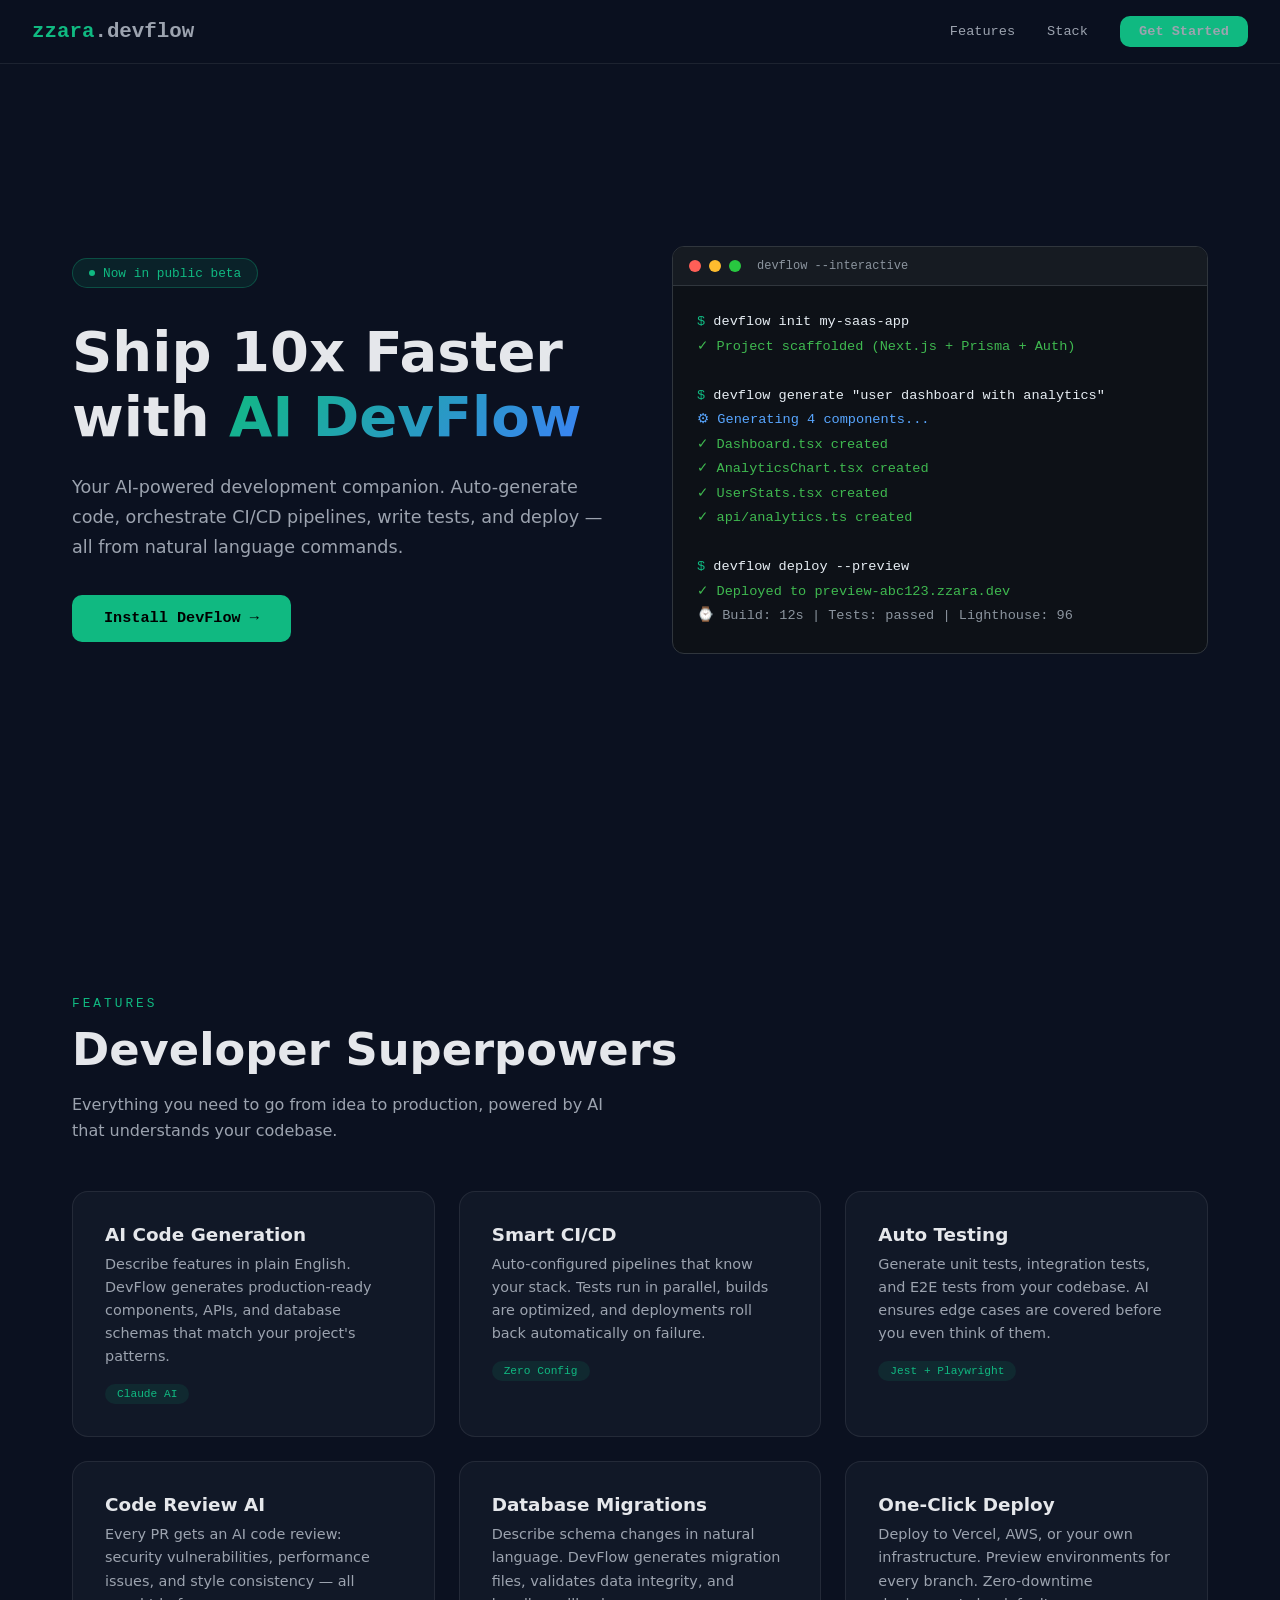
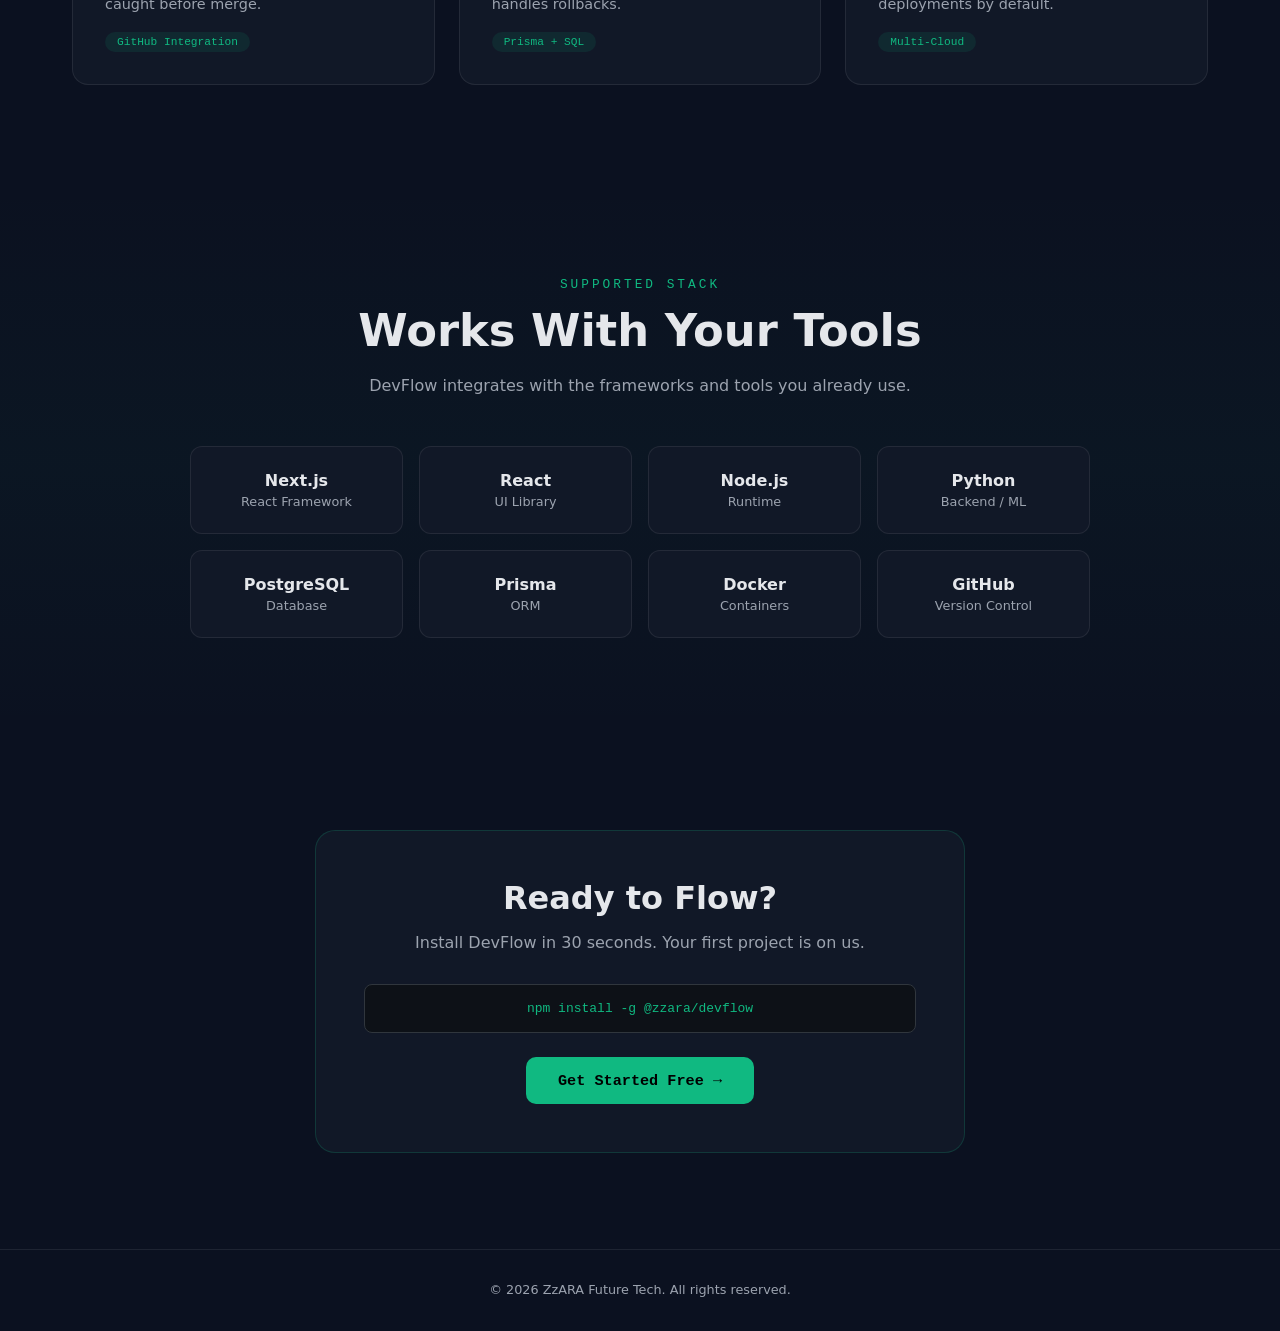
<file: landing-pages/zzara-devflow/index.html>
<!DOCTYPE html>
<html lang="en">
<head>
    <meta charset="UTF-8">
    <meta name="viewport" content="width=device-width, initial-scale=1.0">
    <title>ZzARA DevFlow - AI Developer Workflow Engine</title>
    <meta name="description" content="Ship faster with AI-powered developer workflows. Auto-generate code, run CI/CD pipelines, and deploy with confidence.">
    <style>
        * { margin: 0; padding: 0; box-sizing: border-box; }
        :root {
            --primary: #10B981;
            --primary-dark: #059669;
            --accent: #3B82F6;
            --dark: #0B1120;
            --dark-card: #111827;
            --text: #E5E7EB;
            --text-muted: #9CA3AF;
            --border: rgba(255,255,255,0.08);
        }
        body {
            font-family: 'JetBrains Mono', 'Fira Code', monospace, system-ui;
            background: var(--dark);
            color: var(--text);
            overflow-x: hidden;
        }

        /* NAV */
        nav {
            position: fixed;
            top: 0;
            width: 100%;
            padding: 1rem 2rem;
            display: flex;
            justify-content: space-between;
            align-items: center;
            z-index: 100;
            backdrop-filter: blur(20px);
            background: rgba(11, 17, 32, 0.8);
            border-bottom: 1px solid var(--border);
        }
        .nav-brand {
            font-size: 1.3rem;
            font-weight: 800;
            color: var(--primary);
        }
        .nav-brand span { color: var(--text-muted); }
        .nav-links { display: flex; gap: 2rem; align-items: center; }
        .nav-links a {
            color: var(--text-muted);
            text-decoration: none;
            font-size: 0.85rem;
            transition: color 0.3s;
        }
        .nav-links a:hover { color: var(--primary); }

        /* HERO */
        .hero {
            min-height: 100vh;
            display: flex;
            align-items: center;
            padding: 6rem 2rem;
            max-width: 1200px;
            margin: 0 auto;
            gap: 4rem;
        }
        .hero-left { flex: 1; }
        .hero-right { flex: 1; }

        .terminal-badge {
            display: inline-flex;
            align-items: center;
            gap: 0.5rem;
            padding: 0.4rem 1rem;
            background: rgba(16, 185, 129, 0.1);
            border: 1px solid rgba(16, 185, 129, 0.3);
            border-radius: 50px;
            font-size: 0.8rem;
            color: var(--primary);
            margin-bottom: 2rem;
        }
        .terminal-badge .dot {
            width: 6px; height: 6px;
            background: var(--primary);
            border-radius: 50%;
            animation: pulse 2s infinite;
        }
        @keyframes pulse {
            0%, 100% { opacity: 1; }
            50% { opacity: 0.3; }
        }

        .hero h1 {
            font-size: clamp(2rem, 5vw, 3.5rem);
            font-weight: 800;
            line-height: 1.15;
            margin-bottom: 1.5rem;
            font-family: system-ui, sans-serif;
        }
        .hero h1 .gradient {
            background: linear-gradient(135deg, var(--primary), var(--accent));
            -webkit-background-clip: text;
            -webkit-text-fill-color: transparent;
            background-clip: text;
        }
        .hero p {
            color: var(--text-muted);
            font-size: 1.1rem;
            line-height: 1.7;
            margin-bottom: 2rem;
            font-family: system-ui, sans-serif;
        }

        .btn {
            padding: 0.9rem 2rem;
            border-radius: 10px;
            font-size: 0.95rem;
            font-weight: 600;
            text-decoration: none;
            display: inline-flex;
            align-items: center;
            gap: 0.5rem;
            cursor: pointer;
            border: none;
            transition: all 0.3s;
        }
        .btn-primary {
            background: var(--primary);
            color: #000;
        }
        .btn-primary:hover { background: var(--primary-dark); transform: translateY(-2px); }

        /* TERMINAL */
        .terminal {
            background: #0D1117;
            border: 1px solid #30363D;
            border-radius: 12px;
            overflow: hidden;
            font-size: 0.85rem;
        }
        .terminal-header {
            display: flex;
            align-items: center;
            gap: 0.5rem;
            padding: 0.75rem 1rem;
            background: #161B22;
            border-bottom: 1px solid #30363D;
        }
        .terminal-dot {
            width: 12px; height: 12px;
            border-radius: 50%;
        }
        .terminal-dot.red { background: #FF5F57; }
        .terminal-dot.yellow { background: #FEBC2E; }
        .terminal-dot.green { background: #28C840; }
        .terminal-title {
            color: #8B949E;
            font-size: 0.75rem;
            margin-left: 0.5rem;
        }
        .terminal-body {
            padding: 1.5rem;
            line-height: 1.8;
        }
        .terminal-body .prompt { color: var(--primary); }
        .terminal-body .command { color: #E6EDF3; }
        .terminal-body .output { color: #8B949E; }
        .terminal-body .success { color: #3FB950; }
        .terminal-body .info { color: #58A6FF; }

        /* FEATURES */
        .features {
            padding: 6rem 2rem;
            max-width: 1200px;
            margin: 0 auto;
        }
        .section-label {
            color: var(--primary);
            font-size: 0.8rem;
            text-transform: uppercase;
            letter-spacing: 3px;
            margin-bottom: 0.75rem;
        }
        .section-title {
            font-size: clamp(1.8rem, 4vw, 2.8rem);
            font-weight: 700;
            margin-bottom: 1rem;
            font-family: system-ui, sans-serif;
        }
        .section-sub {
            color: var(--text-muted);
            max-width: 550px;
            margin-bottom: 3rem;
            line-height: 1.6;
            font-family: system-ui, sans-serif;
        }
        .features-grid {
            display: grid;
            grid-template-columns: repeat(auto-fit, minmax(320px, 1fr));
            gap: 1.5rem;
        }
        .f-card {
            background: var(--dark-card);
            border: 1px solid var(--border);
            border-radius: 16px;
            padding: 2rem;
            transition: all 0.3s;
        }
        .f-card:hover {
            border-color: rgba(16, 185, 129, 0.3);
            transform: translateY(-3px);
        }
        .f-card h3 {
            font-size: 1.15rem;
            margin-bottom: 0.5rem;
            font-family: system-ui, sans-serif;
        }
        .f-card p {
            color: var(--text-muted);
            font-size: 0.9rem;
            line-height: 1.6;
            font-family: system-ui, sans-serif;
        }
        .f-card .tag {
            display: inline-block;
            margin-top: 1rem;
            padding: 0.25rem 0.75rem;
            background: rgba(16, 185, 129, 0.1);
            border-radius: 50px;
            font-size: 0.7rem;
            color: var(--primary);
        }

        /* STACK */
        .stack-section {
            padding: 6rem 2rem;
            background: linear-gradient(180deg, transparent, rgba(16, 185, 129, 0.03), transparent);
        }
        .stack-grid {
            max-width: 900px;
            margin: 0 auto;
            display: grid;
            grid-template-columns: repeat(auto-fit, minmax(200px, 1fr));
            gap: 1rem;
        }
        .stack-item {
            background: var(--dark-card);
            border: 1px solid var(--border);
            border-radius: 12px;
            padding: 1.5rem;
            text-align: center;
            transition: all 0.3s;
        }
        .stack-item:hover { border-color: rgba(16, 185, 129, 0.3); }
        .stack-item h4 { font-size: 1rem; margin-bottom: 0.25rem; font-family: system-ui, sans-serif; }
        .stack-item p { color: var(--text-muted); font-size: 0.8rem; font-family: system-ui, sans-serif; }

        /* CTA */
        .cta {
            padding: 6rem 2rem;
            text-align: center;
        }
        .cta-box {
            max-width: 650px;
            margin: 0 auto;
            padding: 3rem;
            background: var(--dark-card);
            border: 1px solid rgba(16, 185, 129, 0.2);
            border-radius: 20px;
        }
        .cta-box h2 { font-size: 2rem; margin-bottom: 1rem; font-family: system-ui, sans-serif; }
        .cta-box p { color: var(--text-muted); margin-bottom: 2rem; font-family: system-ui, sans-serif; }
        .cta-cmd {
            background: #0D1117;
            border: 1px solid #30363D;
            border-radius: 8px;
            padding: 1rem;
            margin-bottom: 1.5rem;
            font-family: monospace;
            color: var(--primary);
        }

        /* FOOTER */
        footer {
            padding: 2rem;
            text-align: center;
            border-top: 1px solid var(--border);
        }
        footer p { color: var(--text-muted); font-size: 0.8rem; font-family: system-ui, sans-serif; }

        @media (max-width: 768px) {
            .hero { flex-direction: column; padding-top: 8rem; }
            .nav-links { display: none; }
        }
    </style>
</head>
<body>

    <nav>
        <div class="nav-brand">zzara<span>.devflow</span></div>
        <div class="nav-links">
            <a href="#features">Features</a>
            <a href="#stack">Stack</a>
            <a href="#" class="btn btn-primary" style="padding: 0.5rem 1.2rem; font-size: 0.85rem;">Get Started</a>
        </div>
    </nav>

    <section class="hero">
        <div class="hero-left">
            <div class="terminal-badge">
                <span class="dot"></span>
                Now in public beta
            </div>
            <h1>Ship 10x Faster with <span class="gradient">AI DevFlow</span></h1>
            <p>Your AI-powered development companion. Auto-generate code, orchestrate CI/CD pipelines, write tests, and deploy — all from natural language commands.</p>
            <a href="#" class="btn btn-primary">Install DevFlow &rarr;</a>
        </div>
        <div class="hero-right">
            <div class="terminal">
                <div class="terminal-header">
                    <span class="terminal-dot red"></span>
                    <span class="terminal-dot yellow"></span>
                    <span class="terminal-dot green"></span>
                    <span class="terminal-title">devflow --interactive</span>
                </div>
                <div class="terminal-body">
                    <div><span class="prompt">$</span> <span class="command">devflow init my-saas-app</span></div>
                    <div class="success">&#10003; Project scaffolded (Next.js + Prisma + Auth)</div>
                    <br>
                    <div><span class="prompt">$</span> <span class="command">devflow generate "user dashboard with analytics"</span></div>
                    <div class="info">&#9881; Generating 4 components...</div>
                    <div class="success">&#10003; Dashboard.tsx created</div>
                    <div class="success">&#10003; AnalyticsChart.tsx created</div>
                    <div class="success">&#10003; UserStats.tsx created</div>
                    <div class="success">&#10003; api/analytics.ts created</div>
                    <br>
                    <div><span class="prompt">$</span> <span class="command">devflow deploy --preview</span></div>
                    <div class="success">&#10003; Deployed to preview-abc123.zzara.dev</div>
                    <div class="output">&#8986; Build: 12s | Tests: passed | Lighthouse: 96</div>
                </div>
            </div>
        </div>
    </section>

    <section class="features" id="features">
        <p class="section-label">Features</p>
        <h2 class="section-title">Developer Superpowers</h2>
        <p class="section-sub">Everything you need to go from idea to production, powered by AI that understands your codebase.</p>

        <div class="features-grid">
            <div class="f-card">
                <h3>AI Code Generation</h3>
                <p>Describe features in plain English. DevFlow generates production-ready components, APIs, and database schemas that match your project's patterns.</p>
                <span class="tag">Claude AI</span>
            </div>
            <div class="f-card">
                <h3>Smart CI/CD</h3>
                <p>Auto-configured pipelines that know your stack. Tests run in parallel, builds are optimized, and deployments roll back automatically on failure.</p>
                <span class="tag">Zero Config</span>
            </div>
            <div class="f-card">
                <h3>Auto Testing</h3>
                <p>Generate unit tests, integration tests, and E2E tests from your codebase. AI ensures edge cases are covered before you even think of them.</p>
                <span class="tag">Jest + Playwright</span>
            </div>
            <div class="f-card">
                <h3>Code Review AI</h3>
                <p>Every PR gets an AI code review: security vulnerabilities, performance issues, and style consistency — all caught before merge.</p>
                <span class="tag">GitHub Integration</span>
            </div>
            <div class="f-card">
                <h3>Database Migrations</h3>
                <p>Describe schema changes in natural language. DevFlow generates migration files, validates data integrity, and handles rollbacks.</p>
                <span class="tag">Prisma + SQL</span>
            </div>
            <div class="f-card">
                <h3>One-Click Deploy</h3>
                <p>Deploy to Vercel, AWS, or your own infrastructure. Preview environments for every branch. Zero-downtime deployments by default.</p>
                <span class="tag">Multi-Cloud</span>
            </div>
        </div>
    </section>

    <section class="stack-section" id="stack">
        <div style="max-width: 900px; margin: 0 auto;">
            <p class="section-label" style="text-align:center;">Supported Stack</p>
            <h2 class="section-title" style="text-align:center;">Works With Your Tools</h2>
            <p class="section-sub" style="text-align:center; margin: 0 auto 3rem;">DevFlow integrates with the frameworks and tools you already use.</p>
        </div>
        <div class="stack-grid">
            <div class="stack-item"><h4>Next.js</h4><p>React Framework</p></div>
            <div class="stack-item"><h4>React</h4><p>UI Library</p></div>
            <div class="stack-item"><h4>Node.js</h4><p>Runtime</p></div>
            <div class="stack-item"><h4>Python</h4><p>Backend / ML</p></div>
            <div class="stack-item"><h4>PostgreSQL</h4><p>Database</p></div>
            <div class="stack-item"><h4>Prisma</h4><p>ORM</p></div>
            <div class="stack-item"><h4>Docker</h4><p>Containers</p></div>
            <div class="stack-item"><h4>GitHub</h4><p>Version Control</p></div>
        </div>
    </section>

    <section class="cta">
        <div class="cta-box">
            <h2>Ready to Flow?</h2>
            <p>Install DevFlow in 30 seconds. Your first project is on us.</p>
            <div class="cta-cmd">npm install -g @zzara/devflow</div>
            <a href="#" class="btn btn-primary">Get Started Free &rarr;</a>
        </div>
    </section>

    <footer>
        <p>&copy; 2026 ZzARA Future Tech. All rights reserved.</p>
    </footer>

</body>
</html>
</file>
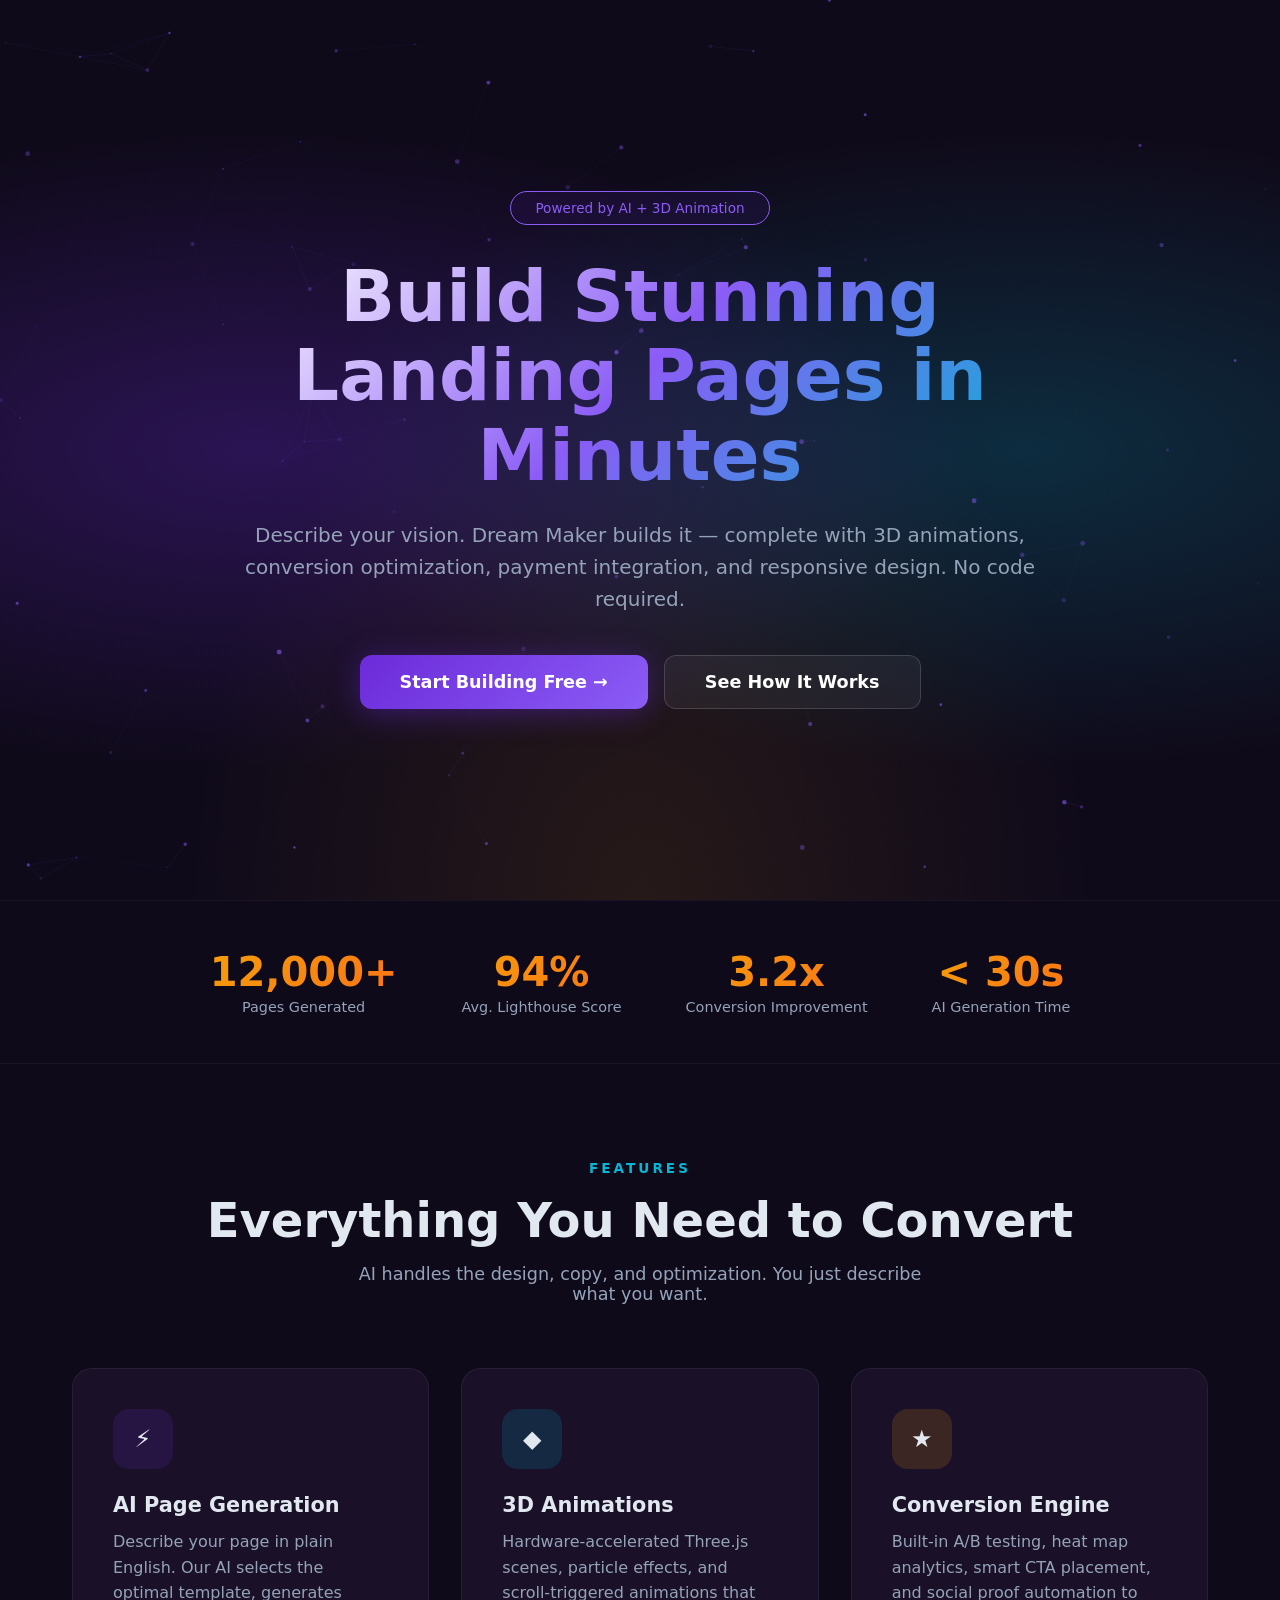
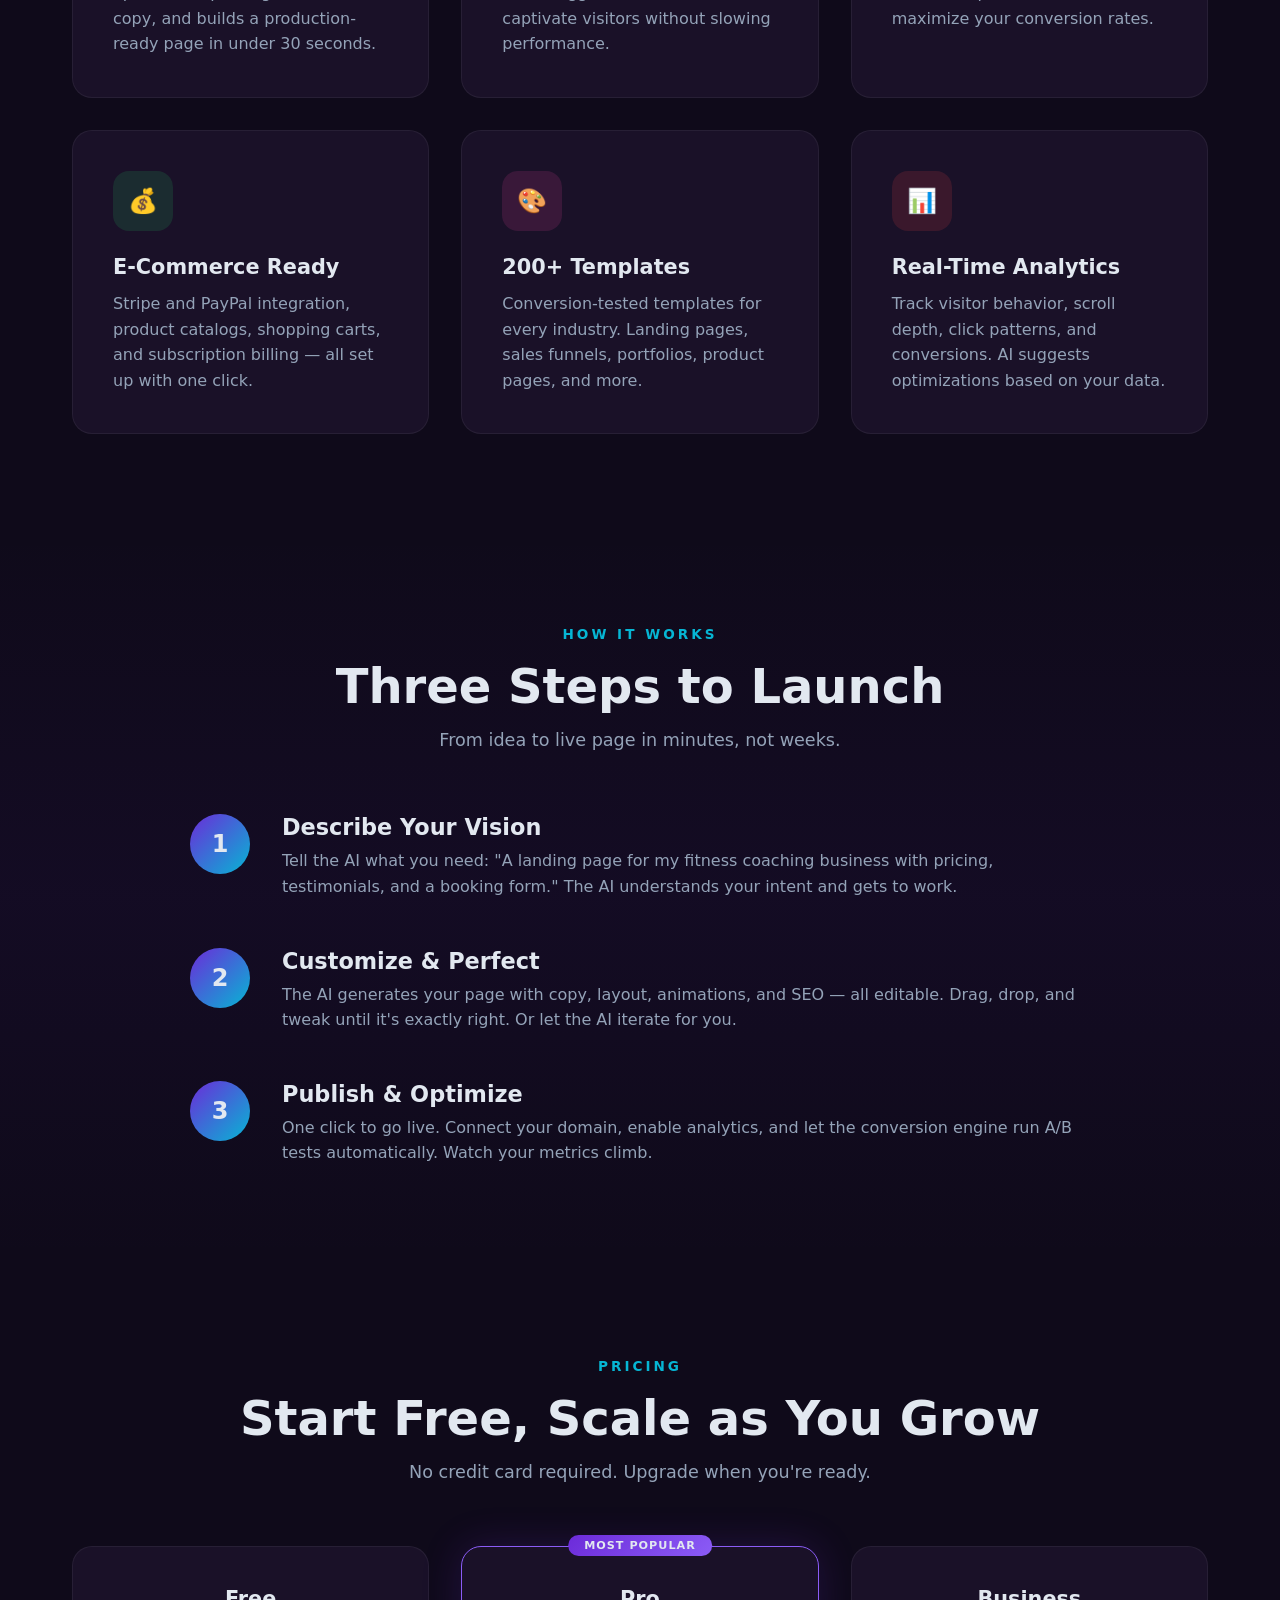
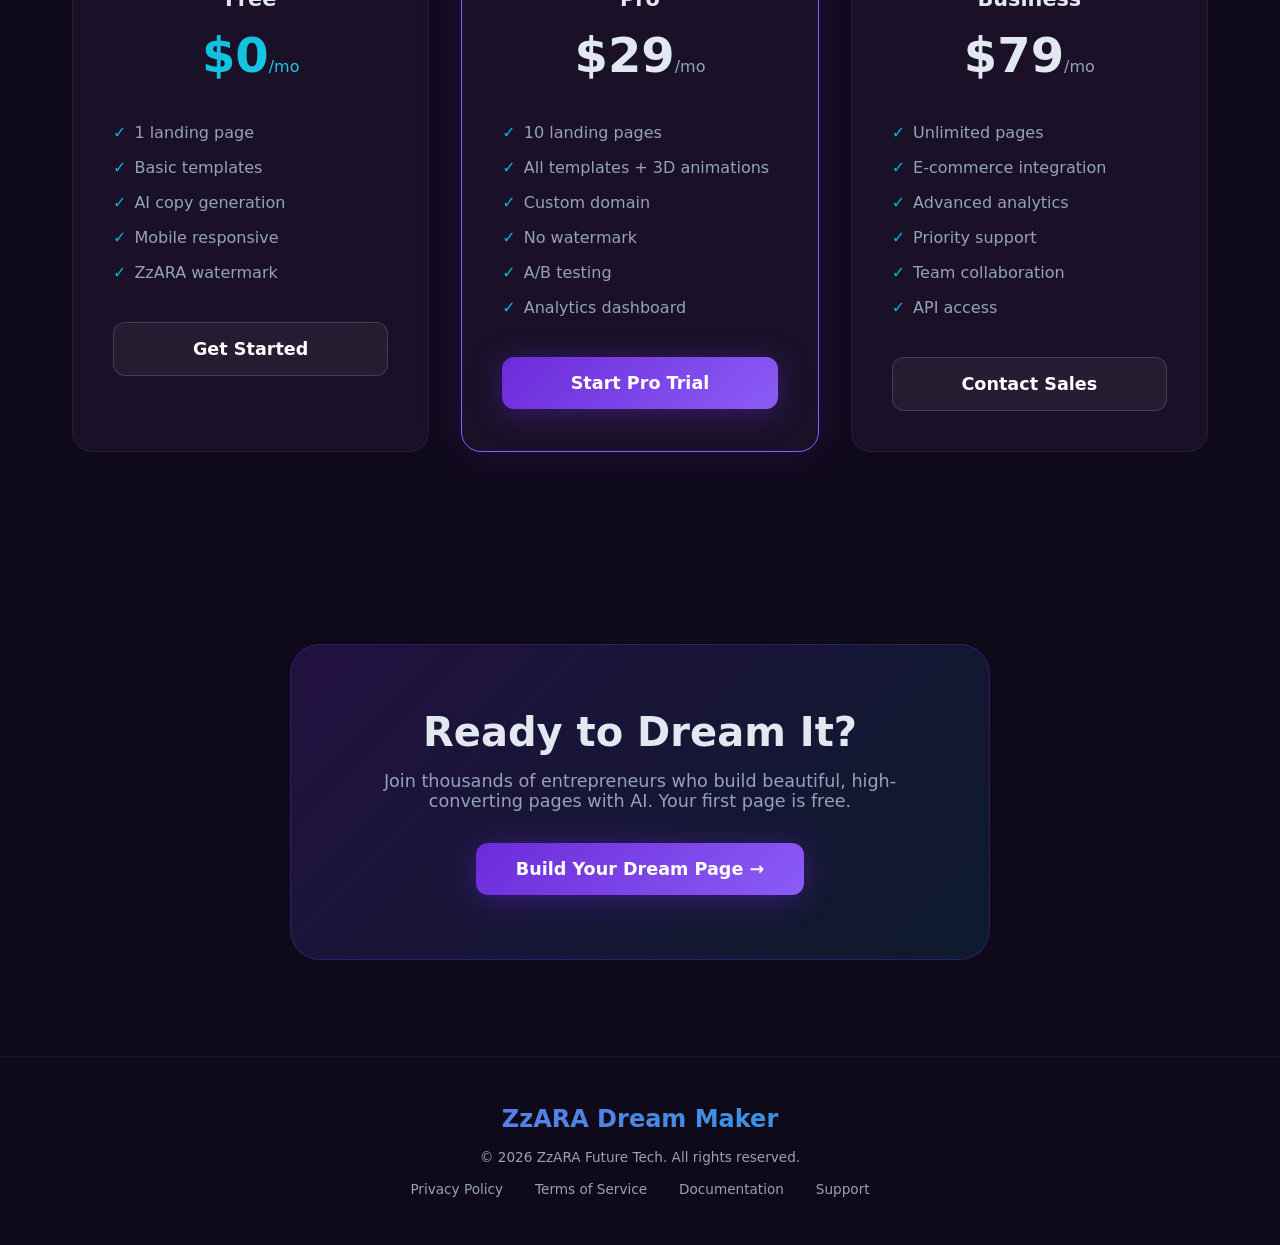
<file: landing-pages/zzara-dreammaker/index.html>
<!DOCTYPE html>
<html lang="en">
<head>
    <meta charset="UTF-8">
    <meta name="viewport" content="width=device-width, initial-scale=1.0">
    <title>ZzARA Dream Maker - AI-Powered Landing Page Builder</title>
    <meta name="description" content="Build stunning landing pages in minutes with AI. 3D animations, conversion optimization, and e-commerce integration included.">
    <style>
        * { margin: 0; padding: 0; box-sizing: border-box; }

        :root {
            --primary: #6C2BD9;
            --primary-light: #8B5CF6;
            --secondary: #06B6D4;
            --accent: #F59E0B;
            --dark: #0F0A1A;
            --dark-card: #1A1128;
            --text: #E2E8F0;
            --text-muted: #94A3B8;
        }

        body {
            font-family: 'Segoe UI', system-ui, -apple-system, sans-serif;
            background: var(--dark);
            color: var(--text);
            overflow-x: hidden;
        }

        /* ===== HERO ===== */
        .hero {
            min-height: 100vh;
            display: flex;
            align-items: center;
            justify-content: center;
            text-align: center;
            position: relative;
            padding: 2rem;
        }

        .hero-bg {
            position: absolute;
            inset: 0;
            background:
                radial-gradient(ellipse at 20% 50%, rgba(108, 43, 217, 0.3) 0%, transparent 50%),
                radial-gradient(ellipse at 80% 50%, rgba(6, 182, 212, 0.2) 0%, transparent 50%),
                radial-gradient(ellipse at 50% 100%, rgba(245, 158, 11, 0.1) 0%, transparent 50%);
            z-index: 0;
        }

        #particles-canvas {
            position: absolute;
            inset: 0;
            z-index: 1;
        }

        .hero-content {
            position: relative;
            z-index: 2;
            max-width: 800px;
        }

        .hero-badge {
            display: inline-block;
            padding: 0.5rem 1.5rem;
            border: 1px solid var(--primary-light);
            border-radius: 50px;
            font-size: 0.85rem;
            color: var(--primary-light);
            margin-bottom: 2rem;
            backdrop-filter: blur(10px);
            background: rgba(108, 43, 217, 0.1);
        }

        .hero h1 {
            font-size: clamp(2.5rem, 6vw, 4.5rem);
            font-weight: 800;
            line-height: 1.1;
            margin-bottom: 1.5rem;
            background: linear-gradient(135deg, #fff 0%, var(--primary-light) 50%, var(--secondary) 100%);
            -webkit-background-clip: text;
            -webkit-text-fill-color: transparent;
            background-clip: text;
        }

        .hero p {
            font-size: 1.25rem;
            color: var(--text-muted);
            margin-bottom: 2.5rem;
            line-height: 1.6;
        }

        .hero-cta {
            display: flex;
            gap: 1rem;
            justify-content: center;
            flex-wrap: wrap;
        }

        .btn {
            padding: 1rem 2.5rem;
            border-radius: 12px;
            font-size: 1.1rem;
            font-weight: 600;
            text-decoration: none;
            display: inline-flex;
            align-items: center;
            gap: 0.5rem;
            transition: all 0.3s ease;
            cursor: pointer;
            border: none;
        }

        .btn-primary {
            background: linear-gradient(135deg, var(--primary), var(--primary-light));
            color: white;
            box-shadow: 0 4px 30px rgba(108, 43, 217, 0.4);
        }

        .btn-primary:hover {
            transform: translateY(-2px);
            box-shadow: 0 8px 40px rgba(108, 43, 217, 0.6);
        }

        .btn-secondary {
            background: rgba(255, 255, 255, 0.05);
            color: white;
            border: 1px solid rgba(255, 255, 255, 0.15);
            backdrop-filter: blur(10px);
        }

        .btn-secondary:hover {
            background: rgba(255, 255, 255, 0.1);
            transform: translateY(-2px);
        }

        /* ===== SOCIAL PROOF BAR ===== */
        .social-proof {
            text-align: center;
            padding: 3rem 2rem;
            border-top: 1px solid rgba(255, 255, 255, 0.05);
            border-bottom: 1px solid rgba(255, 255, 255, 0.05);
        }

        .social-proof-stats {
            display: flex;
            justify-content: center;
            gap: 4rem;
            flex-wrap: wrap;
        }

        .stat h3 {
            font-size: 2.5rem;
            font-weight: 800;
            background: linear-gradient(135deg, var(--accent), #F97316);
            -webkit-background-clip: text;
            -webkit-text-fill-color: transparent;
            background-clip: text;
        }

        .stat p {
            color: var(--text-muted);
            font-size: 0.9rem;
            margin-top: 0.25rem;
        }

        /* ===== FEATURES ===== */
        .features {
            padding: 6rem 2rem;
            max-width: 1200px;
            margin: 0 auto;
        }

        .section-label {
            text-align: center;
            color: var(--secondary);
            font-size: 0.85rem;
            font-weight: 600;
            text-transform: uppercase;
            letter-spacing: 3px;
            margin-bottom: 1rem;
        }

        .section-title {
            text-align: center;
            font-size: clamp(2rem, 4vw, 3rem);
            font-weight: 700;
            margin-bottom: 1rem;
        }

        .section-subtitle {
            text-align: center;
            color: var(--text-muted);
            font-size: 1.1rem;
            max-width: 600px;
            margin: 0 auto 4rem;
        }

        .features-grid {
            display: grid;
            grid-template-columns: repeat(auto-fit, minmax(300px, 1fr));
            gap: 2rem;
        }

        .feature-card {
            background: var(--dark-card);
            border: 1px solid rgba(255, 255, 255, 0.06);
            border-radius: 20px;
            padding: 2.5rem;
            transition: all 0.3s ease;
            position: relative;
            overflow: hidden;
        }

        .feature-card::before {
            content: '';
            position: absolute;
            top: 0;
            left: 0;
            right: 0;
            height: 3px;
            background: linear-gradient(90deg, var(--primary), var(--secondary));
            opacity: 0;
            transition: opacity 0.3s;
        }

        .feature-card:hover {
            transform: translateY(-4px);
            border-color: rgba(108, 43, 217, 0.3);
        }

        .feature-card:hover::before { opacity: 1; }

        .feature-icon {
            width: 60px;
            height: 60px;
            border-radius: 16px;
            display: flex;
            align-items: center;
            justify-content: center;
            font-size: 1.5rem;
            margin-bottom: 1.5rem;
        }

        .feature-icon.purple { background: rgba(108, 43, 217, 0.15); }
        .feature-icon.blue { background: rgba(6, 182, 212, 0.15); }
        .feature-icon.amber { background: rgba(245, 158, 11, 0.15); }
        .feature-icon.green { background: rgba(34, 197, 94, 0.15); }
        .feature-icon.pink { background: rgba(236, 72, 153, 0.15); }
        .feature-icon.red { background: rgba(239, 68, 68, 0.15); }

        .feature-card h3 {
            font-size: 1.3rem;
            margin-bottom: 0.75rem;
        }

        .feature-card p {
            color: var(--text-muted);
            line-height: 1.6;
        }

        /* ===== HOW IT WORKS ===== */
        .how-it-works {
            padding: 6rem 2rem;
            background: linear-gradient(180deg, transparent, rgba(108, 43, 217, 0.05), transparent);
        }

        .steps {
            max-width: 900px;
            margin: 0 auto;
            display: flex;
            flex-direction: column;
            gap: 3rem;
        }

        .step {
            display: flex;
            gap: 2rem;
            align-items: flex-start;
        }

        .step-number {
            width: 60px;
            height: 60px;
            min-width: 60px;
            border-radius: 50%;
            background: linear-gradient(135deg, var(--primary), var(--secondary));
            display: flex;
            align-items: center;
            justify-content: center;
            font-size: 1.5rem;
            font-weight: 800;
        }

        .step-content h3 {
            font-size: 1.4rem;
            margin-bottom: 0.5rem;
        }

        .step-content p {
            color: var(--text-muted);
            line-height: 1.6;
        }

        /* ===== PRICING ===== */
        .pricing {
            padding: 6rem 2rem;
            max-width: 1200px;
            margin: 0 auto;
        }

        .pricing-grid {
            display: grid;
            grid-template-columns: repeat(auto-fit, minmax(280px, 1fr));
            gap: 2rem;
        }

        .pricing-card {
            background: var(--dark-card);
            border: 1px solid rgba(255, 255, 255, 0.06);
            border-radius: 20px;
            padding: 2.5rem;
            text-align: center;
            transition: all 0.3s ease;
            position: relative;
        }

        .pricing-card.featured {
            border-color: var(--primary-light);
            box-shadow: 0 0 40px rgba(108, 43, 217, 0.2);
        }

        .pricing-card.featured::after {
            content: 'MOST POPULAR';
            position: absolute;
            top: -12px;
            left: 50%;
            transform: translateX(-50%);
            padding: 0.25rem 1rem;
            background: linear-gradient(135deg, var(--primary), var(--primary-light));
            border-radius: 50px;
            font-size: 0.7rem;
            font-weight: 700;
            letter-spacing: 1px;
        }

        .pricing-card h3 {
            font-size: 1.3rem;
            margin-bottom: 0.5rem;
        }

        .pricing-card .price {
            font-size: 3rem;
            font-weight: 800;
            margin: 1rem 0;
        }

        .pricing-card .price span {
            font-size: 1rem;
            font-weight: 400;
            color: var(--text-muted);
        }

        .pricing-card .price.free {
            background: linear-gradient(135deg, var(--secondary), #22D3EE);
            -webkit-background-clip: text;
            -webkit-text-fill-color: transparent;
            background-clip: text;
        }

        .pricing-features {
            list-style: none;
            text-align: left;
            margin: 2rem 0;
        }

        .pricing-features li {
            padding: 0.5rem 0;
            color: var(--text-muted);
            display: flex;
            align-items: center;
            gap: 0.5rem;
        }

        .pricing-features li::before {
            content: '\2713';
            color: var(--secondary);
            font-weight: bold;
        }

        /* ===== CTA SECTION ===== */
        .cta-section {
            padding: 6rem 2rem;
            text-align: center;
        }

        .cta-box {
            max-width: 700px;
            margin: 0 auto;
            padding: 4rem;
            background: linear-gradient(135deg, rgba(108, 43, 217, 0.2), rgba(6, 182, 212, 0.1));
            border: 1px solid rgba(108, 43, 217, 0.3);
            border-radius: 30px;
        }

        .cta-box h2 {
            font-size: 2.5rem;
            margin-bottom: 1rem;
        }

        .cta-box p {
            color: var(--text-muted);
            margin-bottom: 2rem;
            font-size: 1.1rem;
        }

        /* ===== FOOTER ===== */
        footer {
            padding: 3rem 2rem;
            text-align: center;
            border-top: 1px solid rgba(255, 255, 255, 0.05);
        }

        .footer-brand {
            font-size: 1.5rem;
            font-weight: 800;
            background: linear-gradient(135deg, var(--primary-light), var(--secondary));
            -webkit-background-clip: text;
            -webkit-text-fill-color: transparent;
            background-clip: text;
            margin-bottom: 1rem;
        }

        footer p {
            color: var(--text-muted);
            font-size: 0.85rem;
        }

        .footer-links {
            display: flex;
            gap: 2rem;
            justify-content: center;
            margin-top: 1rem;
            flex-wrap: wrap;
        }

        .footer-links a {
            color: var(--text-muted);
            text-decoration: none;
            font-size: 0.85rem;
            transition: color 0.3s;
        }

        .footer-links a:hover { color: var(--primary-light); }

        /* ===== ANIMATIONS ===== */
        @keyframes float {
            0%, 100% { transform: translateY(0); }
            50% { transform: translateY(-10px); }
        }

        .animate-in {
            opacity: 0;
            transform: translateY(30px);
            transition: all 0.6s ease;
        }

        .animate-in.visible {
            opacity: 1;
            transform: translateY(0);
        }

        /* ===== RESPONSIVE ===== */
        @media (max-width: 768px) {
            .social-proof-stats { gap: 2rem; }
            .step { flex-direction: column; align-items: center; text-align: center; }
            .cta-box { padding: 2.5rem 1.5rem; }
            .hero-cta { flex-direction: column; align-items: center; }
        }
    </style>
</head>
<body>

    <!-- HERO -->
    <section class="hero">
        <div class="hero-bg"></div>
        <canvas id="particles-canvas"></canvas>
        <div class="hero-content">
            <div class="hero-badge">Powered by AI + 3D Animation</div>
            <h1>Build Stunning Landing Pages in Minutes</h1>
            <p>Describe your vision. Dream Maker builds it — complete with 3D animations, conversion optimization, payment integration, and responsive design. No code required.</p>
            <div class="hero-cta">
                <a href="#pricing" class="btn btn-primary">Start Building Free &rarr;</a>
                <a href="#how-it-works" class="btn btn-secondary">See How It Works</a>
            </div>
        </div>
    </section>

    <!-- SOCIAL PROOF -->
    <section class="social-proof">
        <div class="social-proof-stats">
            <div class="stat">
                <h3>12,000+</h3>
                <p>Pages Generated</p>
            </div>
            <div class="stat">
                <h3>94%</h3>
                <p>Avg. Lighthouse Score</p>
            </div>
            <div class="stat">
                <h3>3.2x</h3>
                <p>Conversion Improvement</p>
            </div>
            <div class="stat">
                <h3>< 30s</h3>
                <p>AI Generation Time</p>
            </div>
        </div>
    </section>

    <!-- FEATURES -->
    <section class="features" id="features">
        <p class="section-label">Features</p>
        <h2 class="section-title">Everything You Need to Convert</h2>
        <p class="section-subtitle">AI handles the design, copy, and optimization. You just describe what you want.</p>

        <div class="features-grid">
            <div class="feature-card animate-in">
                <div class="feature-icon purple">&#9889;</div>
                <h3>AI Page Generation</h3>
                <p>Describe your page in plain English. Our AI selects the optimal template, generates copy, and builds a production-ready page in under 30 seconds.</p>
            </div>
            <div class="feature-card animate-in">
                <div class="feature-icon blue">&#9670;</div>
                <h3>3D Animations</h3>
                <p>Hardware-accelerated Three.js scenes, particle effects, and scroll-triggered animations that captivate visitors without slowing performance.</p>
            </div>
            <div class="feature-card animate-in">
                <div class="feature-icon amber">&#9733;</div>
                <h3>Conversion Engine</h3>
                <p>Built-in A/B testing, heat map analytics, smart CTA placement, and social proof automation to maximize your conversion rates.</p>
            </div>
            <div class="feature-card animate-in">
                <div class="feature-icon green">&#128176;</div>
                <h3>E-Commerce Ready</h3>
                <p>Stripe and PayPal integration, product catalogs, shopping carts, and subscription billing — all set up with one click.</p>
            </div>
            <div class="feature-card animate-in">
                <div class="feature-icon pink">&#127912;</div>
                <h3>200+ Templates</h3>
                <p>Conversion-tested templates for every industry. Landing pages, sales funnels, portfolios, product pages, and more.</p>
            </div>
            <div class="feature-card animate-in">
                <div class="feature-icon red">&#128202;</div>
                <h3>Real-Time Analytics</h3>
                <p>Track visitor behavior, scroll depth, click patterns, and conversions. AI suggests optimizations based on your data.</p>
            </div>
        </div>
    </section>

    <!-- HOW IT WORKS -->
    <section class="how-it-works" id="how-it-works">
        <p class="section-label">How It Works</p>
        <h2 class="section-title">Three Steps to Launch</h2>
        <p class="section-subtitle">From idea to live page in minutes, not weeks.</p>

        <div class="steps">
            <div class="step animate-in">
                <div class="step-number">1</div>
                <div class="step-content">
                    <h3>Describe Your Vision</h3>
                    <p>Tell the AI what you need: "A landing page for my fitness coaching business with pricing, testimonials, and a booking form." The AI understands your intent and gets to work.</p>
                </div>
            </div>
            <div class="step animate-in">
                <div class="step-number">2</div>
                <div class="step-content">
                    <h3>Customize & Perfect</h3>
                    <p>The AI generates your page with copy, layout, animations, and SEO — all editable. Drag, drop, and tweak until it's exactly right. Or let the AI iterate for you.</p>
                </div>
            </div>
            <div class="step animate-in">
                <div class="step-number">3</div>
                <div class="step-content">
                    <h3>Publish & Optimize</h3>
                    <p>One click to go live. Connect your domain, enable analytics, and let the conversion engine run A/B tests automatically. Watch your metrics climb.</p>
                </div>
            </div>
        </div>
    </section>

    <!-- PRICING -->
    <section class="pricing" id="pricing">
        <p class="section-label">Pricing</p>
        <h2 class="section-title">Start Free, Scale as You Grow</h2>
        <p class="section-subtitle">No credit card required. Upgrade when you're ready.</p>

        <div class="pricing-grid">
            <div class="pricing-card animate-in">
                <h3>Free</h3>
                <div class="price free">$0<span>/mo</span></div>
                <ul class="pricing-features">
                    <li>1 landing page</li>
                    <li>Basic templates</li>
                    <li>AI copy generation</li>
                    <li>Mobile responsive</li>
                    <li>ZzARA watermark</li>
                </ul>
                <a href="#" class="btn btn-secondary" style="width:100%; justify-content:center;">Get Started</a>
            </div>
            <div class="pricing-card featured animate-in">
                <h3>Pro</h3>
                <div class="price">$29<span>/mo</span></div>
                <ul class="pricing-features">
                    <li>10 landing pages</li>
                    <li>All templates + 3D animations</li>
                    <li>Custom domain</li>
                    <li>No watermark</li>
                    <li>A/B testing</li>
                    <li>Analytics dashboard</li>
                </ul>
                <a href="#" class="btn btn-primary" style="width:100%; justify-content:center;">Start Pro Trial</a>
            </div>
            <div class="pricing-card animate-in">
                <h3>Business</h3>
                <div class="price">$79<span>/mo</span></div>
                <ul class="pricing-features">
                    <li>Unlimited pages</li>
                    <li>E-commerce integration</li>
                    <li>Advanced analytics</li>
                    <li>Priority support</li>
                    <li>Team collaboration</li>
                    <li>API access</li>
                </ul>
                <a href="#" class="btn btn-secondary" style="width:100%; justify-content:center;">Contact Sales</a>
            </div>
        </div>
    </section>

    <!-- CTA -->
    <section class="cta-section">
        <div class="cta-box animate-in">
            <h2>Ready to Dream It?</h2>
            <p>Join thousands of entrepreneurs who build beautiful, high-converting pages with AI. Your first page is free.</p>
            <a href="#" class="btn btn-primary">Build Your Dream Page &rarr;</a>
        </div>
    </section>

    <!-- FOOTER -->
    <footer>
        <div class="footer-brand">ZzARA Dream Maker</div>
        <p>&copy; 2026 ZzARA Future Tech. All rights reserved.</p>
        <div class="footer-links">
            <a href="#">Privacy Policy</a>
            <a href="#">Terms of Service</a>
            <a href="#">Documentation</a>
            <a href="#">Support</a>
        </div>
    </footer>

    <!-- SCRIPTS -->
    <script>
        // Particle Animation
        (function() {
            const canvas = document.getElementById('particles-canvas');
            const ctx = canvas.getContext('2d');
            let particles = [];
            let w, h;

            function resize() {
                w = canvas.width = window.innerWidth;
                h = canvas.height = window.innerHeight;
            }
            resize();
            window.addEventListener('resize', resize);

            class Particle {
                constructor() {
                    this.reset();
                }
                reset() {
                    this.x = Math.random() * w;
                    this.y = Math.random() * h;
                    this.size = Math.random() * 2 + 0.5;
                    this.speedX = (Math.random() - 0.5) * 0.5;
                    this.speedY = (Math.random() - 0.5) * 0.5;
                    this.opacity = Math.random() * 0.5 + 0.1;
                }
                update() {
                    this.x += this.speedX;
                    this.y += this.speedY;
                    if (this.x < 0 || this.x > w || this.y < 0 || this.y > h) this.reset();
                }
                draw() {
                    ctx.beginPath();
                    ctx.arc(this.x, this.y, this.size, 0, Math.PI * 2);
                    ctx.fillStyle = `rgba(139, 92, 246, ${this.opacity})`;
                    ctx.fill();
                }
            }

            for (let i = 0; i < 80; i++) particles.push(new Particle());

            function animate() {
                ctx.clearRect(0, 0, w, h);
                particles.forEach(p => { p.update(); p.draw(); });

                // Draw connections
                for (let i = 0; i < particles.length; i++) {
                    for (let j = i + 1; j < particles.length; j++) {
                        const dx = particles[i].x - particles[j].x;
                        const dy = particles[i].y - particles[j].y;
                        const dist = Math.sqrt(dx * dx + dy * dy);
                        if (dist < 150) {
                            ctx.beginPath();
                            ctx.moveTo(particles[i].x, particles[i].y);
                            ctx.lineTo(particles[j].x, particles[j].y);
                            ctx.strokeStyle = `rgba(139, 92, 246, ${0.1 * (1 - dist / 150)})`;
                            ctx.stroke();
                        }
                    }
                }
                requestAnimationFrame(animate);
            }
            animate();
        })();

        // Scroll Animations
        const observer = new IntersectionObserver(entries => {
            entries.forEach(entry => {
                if (entry.isIntersecting) {
                    entry.target.classList.add('visible');
                }
            });
        }, { threshold: 0.1 });

        document.querySelectorAll('.animate-in').forEach(el => observer.observe(el));
    </script>
</body>
</html>
</file>
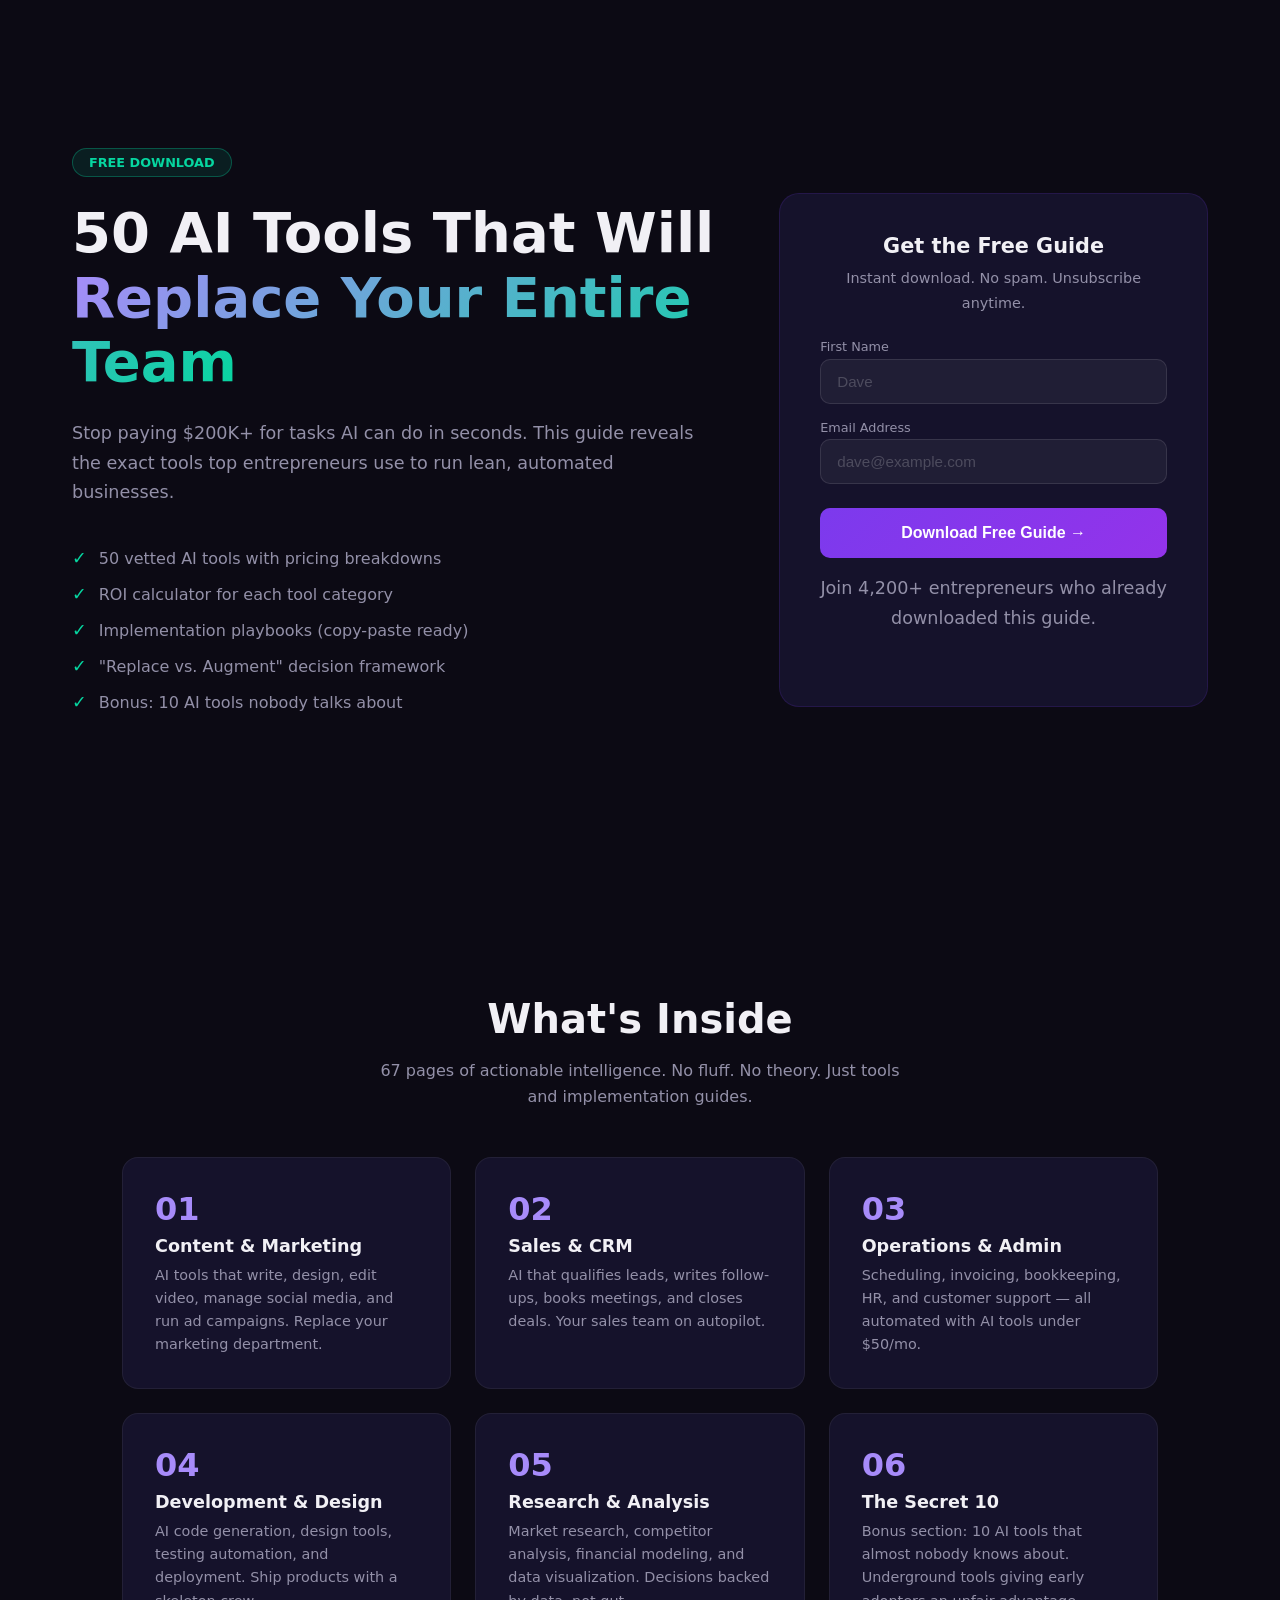
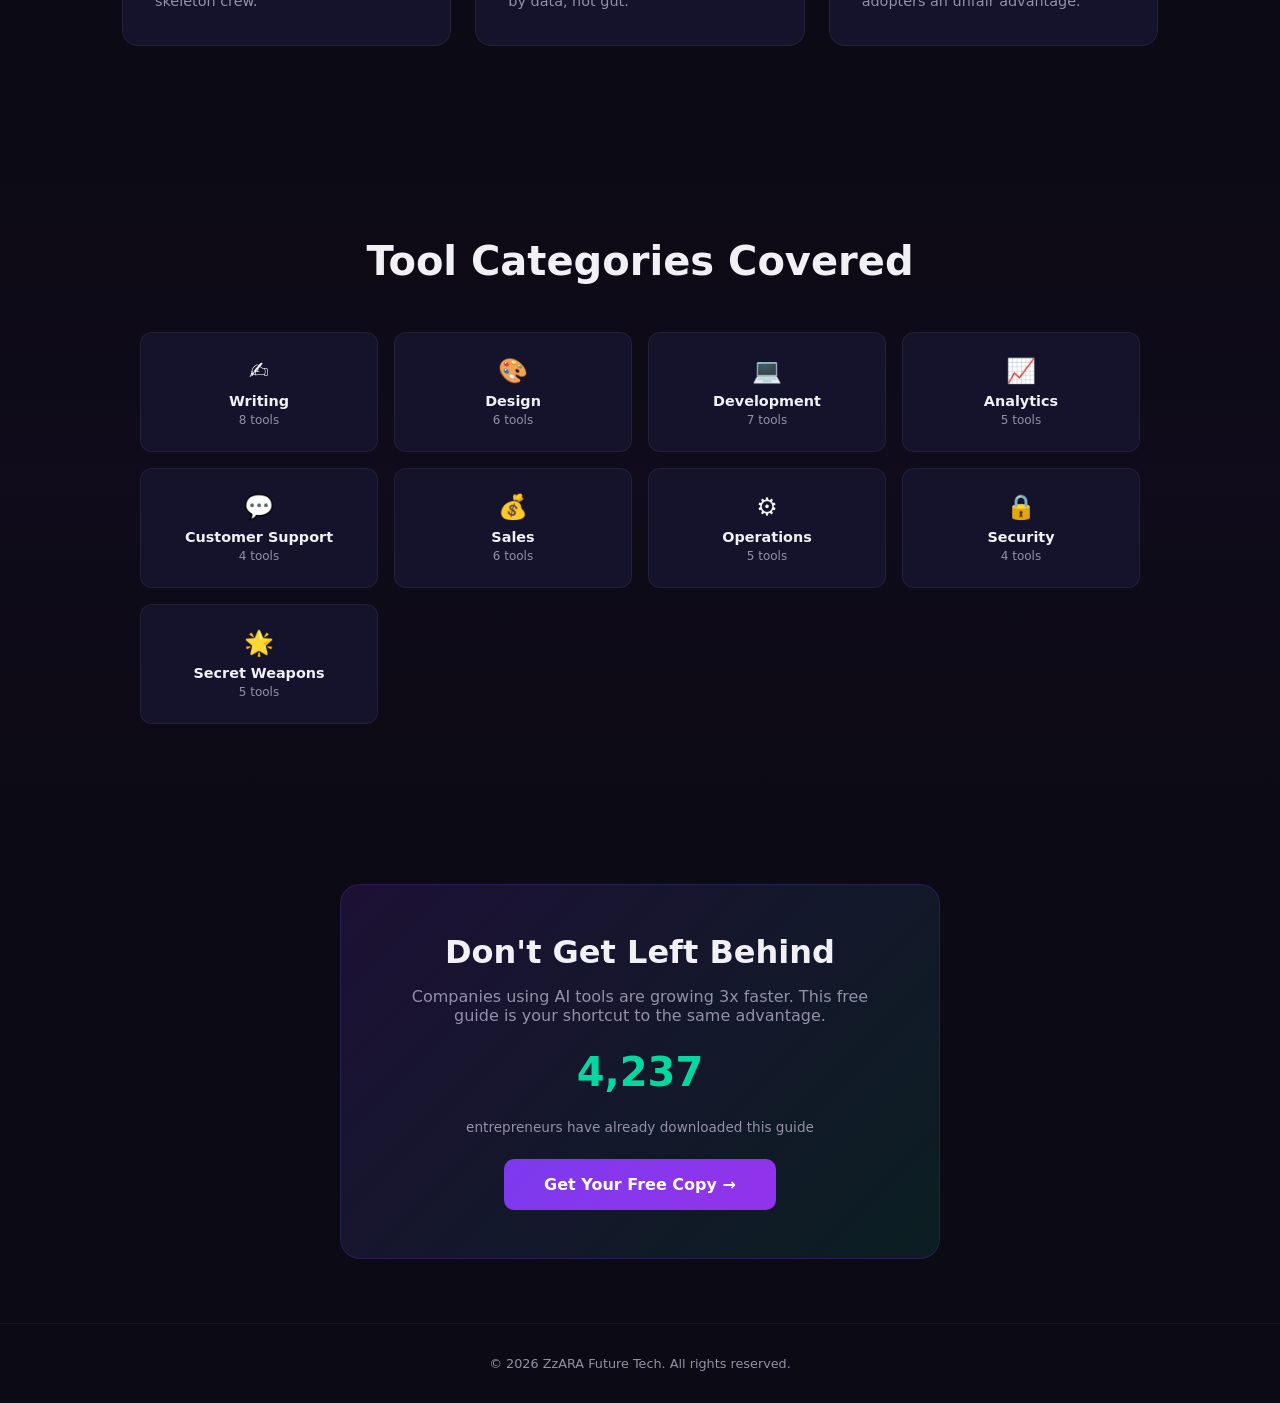
<file: landing-pages/zzara-guide-promo/index.html>
<!DOCTYPE html>
<html lang="en">
<head>
    <meta charset="UTF-8">
    <meta name="viewport" content="width=device-width, initial-scale=1.0">
    <title>50 AI Tools That Will Replace Your Entire Team - Free Guide</title>
    <meta name="description" content="Download the free guide: 50 AI Tools that will replace your entire team. Save $200K+ per year with AI automation.">
    <style>
        * { margin: 0; padding: 0; box-sizing: border-box; }
        :root {
            --primary: #7C3AED;
            --primary-light: #A78BFA;
            --electric: #06D6A0;
            --dark: #0C0A14;
            --dark-card: #15122B;
            --text: #F1F0F5;
            --text-muted: #9390A8;
            --border: rgba(124, 58, 237, 0.15);
        }
        body {
            font-family: system-ui, -apple-system, sans-serif;
            background: var(--dark);
            color: var(--text);
        }

        .hero {
            min-height: 100vh;
            display: flex;
            align-items: center;
            padding: 4rem 2rem;
            max-width: 1200px;
            margin: 0 auto;
            gap: 4rem;
        }
        .hero-left { flex: 1.2; }
        .hero-right { flex: 0.8; }

        .free-badge {
            display: inline-block;
            padding: 0.4rem 1rem;
            background: rgba(6, 214, 160, 0.1);
            border: 1px solid rgba(6, 214, 160, 0.3);
            border-radius: 50px;
            font-size: 0.8rem;
            color: var(--electric);
            font-weight: 600;
            margin-bottom: 1.5rem;
        }
        .hero h1 {
            font-size: clamp(2rem, 5vw, 3.5rem);
            font-weight: 800;
            line-height: 1.15;
            margin-bottom: 1.5rem;
        }
        .hero h1 .highlight {
            background: linear-gradient(135deg, var(--primary-light), var(--electric));
            -webkit-background-clip: text;
            -webkit-text-fill-color: transparent;
            background-clip: text;
        }
        .hero p {
            color: var(--text-muted);
            font-size: 1.1rem;
            line-height: 1.7;
            margin-bottom: 2rem;
        }
        .hero-list {
            list-style: none;
            margin-bottom: 2rem;
        }
        .hero-list li {
            padding: 0.5rem 0;
            display: flex;
            align-items: center;
            gap: 0.75rem;
            color: var(--text-muted);
        }
        .hero-list li .check {
            color: var(--electric);
            font-weight: bold;
            font-size: 1.1rem;
        }

        /* LEAD CAPTURE FORM */
        .lead-form {
            background: var(--dark-card);
            border: 1px solid var(--border);
            border-radius: 20px;
            padding: 2.5rem;
        }
        .lead-form h3 {
            font-size: 1.3rem;
            margin-bottom: 0.5rem;
            text-align: center;
        }
        .lead-form .form-sub {
            color: var(--text-muted);
            text-align: center;
            font-size: 0.9rem;
            margin-bottom: 1.5rem;
        }
        .form-group {
            margin-bottom: 1rem;
        }
        .form-group label {
            display: block;
            font-size: 0.8rem;
            color: var(--text-muted);
            margin-bottom: 0.3rem;
        }
        .form-group input {
            width: 100%;
            padding: 0.8rem 1rem;
            background: rgba(255,255,255,0.05);
            border: 1px solid rgba(255,255,255,0.1);
            border-radius: 10px;
            color: var(--text);
            font-size: 0.95rem;
            outline: none;
            transition: border-color 0.3s;
        }
        .form-group input:focus { border-color: var(--primary-light); }
        .form-group input::placeholder { color: rgba(255,255,255,0.2); }

        .btn-submit {
            width: 100%;
            padding: 1rem;
            background: linear-gradient(135deg, var(--primary), #9333EA);
            color: white;
            border: none;
            border-radius: 10px;
            font-size: 1rem;
            font-weight: 700;
            cursor: pointer;
            transition: all 0.3s;
            margin-top: 0.5rem;
        }
        .btn-submit:hover { transform: translateY(-2px); box-shadow: 0 8px 30px rgba(124, 58, 237, 0.4); }
        .form-footer {
            text-align: center;
            margin-top: 1rem;
            font-size: 0.75rem;
            color: var(--text-muted);
        }

        /* WHAT'S INSIDE */
        .whats-inside {
            padding: 6rem 2rem;
            max-width: 1100px;
            margin: 0 auto;
        }
        .section-title {
            text-align: center;
            font-size: 2.5rem;
            font-weight: 700;
            margin-bottom: 1rem;
        }
        .section-sub {
            text-align: center;
            color: var(--text-muted);
            max-width: 550px;
            margin: 0 auto 3rem;
            line-height: 1.6;
        }
        .inside-grid {
            display: grid;
            grid-template-columns: repeat(auto-fit, minmax(300px, 1fr));
            gap: 1.5rem;
        }
        .inside-card {
            background: var(--dark-card);
            border: 1px solid rgba(255,255,255,0.06);
            border-radius: 16px;
            padding: 2rem;
            transition: all 0.3s;
        }
        .inside-card:hover {
            transform: translateY(-3px);
            border-color: var(--border);
        }
        .inside-card .number {
            font-size: 2rem;
            font-weight: 800;
            color: var(--primary-light);
            margin-bottom: 0.5rem;
        }
        .inside-card h3 { font-size: 1.1rem; margin-bottom: 0.5rem; }
        .inside-card p { color: var(--text-muted); font-size: 0.9rem; line-height: 1.6; }

        /* CATEGORIES */
        .categories {
            padding: 6rem 2rem;
            background: linear-gradient(180deg, transparent, rgba(124, 58, 237, 0.03), transparent);
        }
        .cat-grid {
            max-width: 1000px;
            margin: 0 auto;
            display: grid;
            grid-template-columns: repeat(auto-fit, minmax(200px, 1fr));
            gap: 1rem;
        }
        .cat-item {
            background: var(--dark-card);
            border: 1px solid rgba(255,255,255,0.06);
            border-radius: 12px;
            padding: 1.5rem;
            text-align: center;
            transition: all 0.3s;
        }
        .cat-item:hover { border-color: var(--border); }
        .cat-item .cat-emoji { font-size: 1.5rem; margin-bottom: 0.5rem; }
        .cat-item h4 { font-size: 0.9rem; margin-bottom: 0.25rem; }
        .cat-item p { font-size: 0.75rem; color: var(--text-muted); }

        /* URGENCY */
        .urgency {
            padding: 4rem 2rem;
            text-align: center;
        }
        .urgency-box {
            max-width: 600px;
            margin: 0 auto;
            padding: 3rem;
            background: linear-gradient(135deg, rgba(124, 58, 237, 0.15), rgba(6, 214, 160, 0.1));
            border: 1px solid rgba(124, 58, 237, 0.2);
            border-radius: 20px;
        }
        .urgency-box h2 { font-size: 2rem; margin-bottom: 1rem; }
        .urgency-box p { color: var(--text-muted); margin-bottom: 1.5rem; }
        .urgency-box .counter {
            font-size: 2.5rem;
            font-weight: 800;
            color: var(--electric);
            margin-bottom: 1.5rem;
        }
        .btn-cta {
            display: inline-flex;
            padding: 1rem 2.5rem;
            background: linear-gradient(135deg, var(--primary), #9333EA);
            color: white;
            border: none;
            border-radius: 10px;
            font-size: 1rem;
            font-weight: 700;
            text-decoration: none;
            cursor: pointer;
            transition: all 0.3s;
        }
        .btn-cta:hover { transform: translateY(-2px); box-shadow: 0 8px 30px rgba(124, 58, 237, 0.4); }

        footer {
            padding: 2rem;
            text-align: center;
            border-top: 1px solid rgba(255,255,255,0.05);
        }
        footer p { color: var(--text-muted); font-size: 0.8rem; }

        @media (max-width: 768px) {
            .hero { flex-direction: column; padding-top: 4rem; }
        }
    </style>
</head>
<body>

    <section class="hero">
        <div class="hero-left">
            <div class="free-badge">FREE DOWNLOAD</div>
            <h1>50 AI Tools That Will <span class="highlight">Replace Your Entire Team</span></h1>
            <p>Stop paying $200K+ for tasks AI can do in seconds. This guide reveals the exact tools top entrepreneurs use to run lean, automated businesses.</p>
            <ul class="hero-list">
                <li><span class="check">&#10003;</span> 50 vetted AI tools with pricing breakdowns</li>
                <li><span class="check">&#10003;</span> ROI calculator for each tool category</li>
                <li><span class="check">&#10003;</span> Implementation playbooks (copy-paste ready)</li>
                <li><span class="check">&#10003;</span> "Replace vs. Augment" decision framework</li>
                <li><span class="check">&#10003;</span> Bonus: 10 AI tools nobody talks about</li>
            </ul>
        </div>
        <div class="hero-right">
            <div class="lead-form">
                <h3>Get the Free Guide</h3>
                <p class="form-sub">Instant download. No spam. Unsubscribe anytime.</p>
                <div class="form-group">
                    <label>First Name</label>
                    <input type="text" placeholder="Dave">
                </div>
                <div class="form-group">
                    <label>Email Address</label>
                    <input type="email" placeholder="dave@example.com">
                </div>
                <button class="btn-submit">Download Free Guide &rarr;</button>
                <p class="form-footer">Join 4,200+ entrepreneurs who already downloaded this guide.</p>
            </div>
        </div>
    </section>

    <section class="whats-inside">
        <h2 class="section-title">What's Inside</h2>
        <p class="section-sub">67 pages of actionable intelligence. No fluff. No theory. Just tools and implementation guides.</p>

        <div class="inside-grid">
            <div class="inside-card">
                <div class="number">01</div>
                <h3>Content & Marketing</h3>
                <p>AI tools that write, design, edit video, manage social media, and run ad campaigns. Replace your marketing department.</p>
            </div>
            <div class="inside-card">
                <div class="number">02</div>
                <h3>Sales & CRM</h3>
                <p>AI that qualifies leads, writes follow-ups, books meetings, and closes deals. Your sales team on autopilot.</p>
            </div>
            <div class="inside-card">
                <div class="number">03</div>
                <h3>Operations & Admin</h3>
                <p>Scheduling, invoicing, bookkeeping, HR, and customer support — all automated with AI tools under $50/mo.</p>
            </div>
            <div class="inside-card">
                <div class="number">04</div>
                <h3>Development & Design</h3>
                <p>AI code generation, design tools, testing automation, and deployment. Ship products with a skeleton crew.</p>
            </div>
            <div class="inside-card">
                <div class="number">05</div>
                <h3>Research & Analysis</h3>
                <p>Market research, competitor analysis, financial modeling, and data visualization. Decisions backed by data, not gut.</p>
            </div>
            <div class="inside-card">
                <div class="number">06</div>
                <h3>The Secret 10</h3>
                <p>Bonus section: 10 AI tools that almost nobody knows about. Underground tools giving early adopters an unfair advantage.</p>
            </div>
        </div>
    </section>

    <section class="categories">
        <h2 class="section-title" style="margin-bottom: 3rem;">Tool Categories Covered</h2>
        <div class="cat-grid">
            <div class="cat-item">
                <div class="cat-emoji">&#9997;</div>
                <h4>Writing</h4>
                <p>8 tools</p>
            </div>
            <div class="cat-item">
                <div class="cat-emoji">&#127912;</div>
                <h4>Design</h4>
                <p>6 tools</p>
            </div>
            <div class="cat-item">
                <div class="cat-emoji">&#128187;</div>
                <h4>Development</h4>
                <p>7 tools</p>
            </div>
            <div class="cat-item">
                <div class="cat-emoji">&#128200;</div>
                <h4>Analytics</h4>
                <p>5 tools</p>
            </div>
            <div class="cat-item">
                <div class="cat-emoji">&#128172;</div>
                <h4>Customer Support</h4>
                <p>4 tools</p>
            </div>
            <div class="cat-item">
                <div class="cat-emoji">&#128176;</div>
                <h4>Sales</h4>
                <p>6 tools</p>
            </div>
            <div class="cat-item">
                <div class="cat-emoji">&#9881;</div>
                <h4>Operations</h4>
                <p>5 tools</p>
            </div>
            <div class="cat-item">
                <div class="cat-emoji">&#128274;</div>
                <h4>Security</h4>
                <p>4 tools</p>
            </div>
            <div class="cat-item">
                <div class="cat-emoji">&#127775;</div>
                <h4>Secret Weapons</h4>
                <p>5 tools</p>
            </div>
        </div>
    </section>

    <section class="urgency">
        <div class="urgency-box">
            <h2>Don't Get Left Behind</h2>
            <p>Companies using AI tools are growing 3x faster. This free guide is your shortcut to the same advantage.</p>
            <div class="counter" id="download-count">4,237</div>
            <p style="color: var(--text-muted); margin-bottom: 1.5rem; font-size: 0.85rem;">entrepreneurs have already downloaded this guide</p>
            <a href="#" class="btn-cta">Get Your Free Copy &rarr;</a>
        </div>
    </section>

    <footer>
        <p>&copy; 2026 ZzARA Future Tech. All rights reserved.</p>
    </footer>

</body>
</html>
</file>
